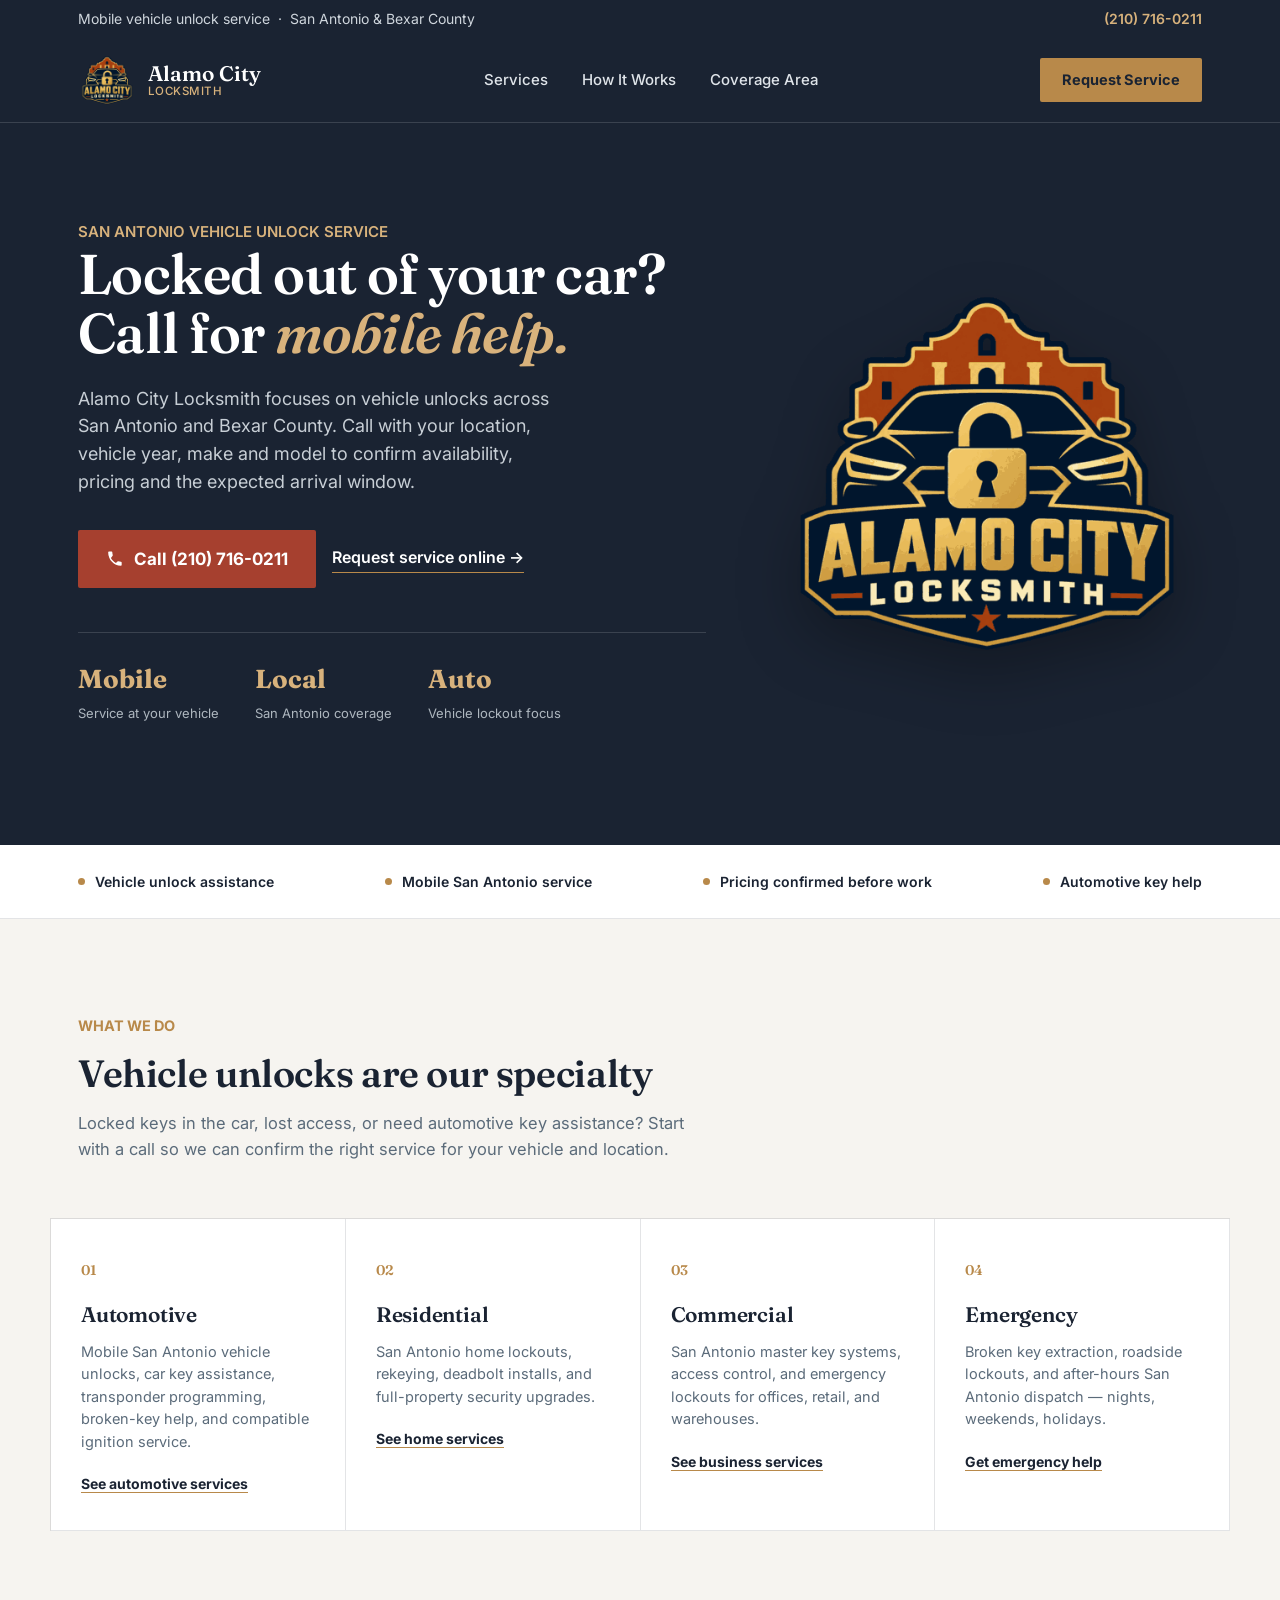
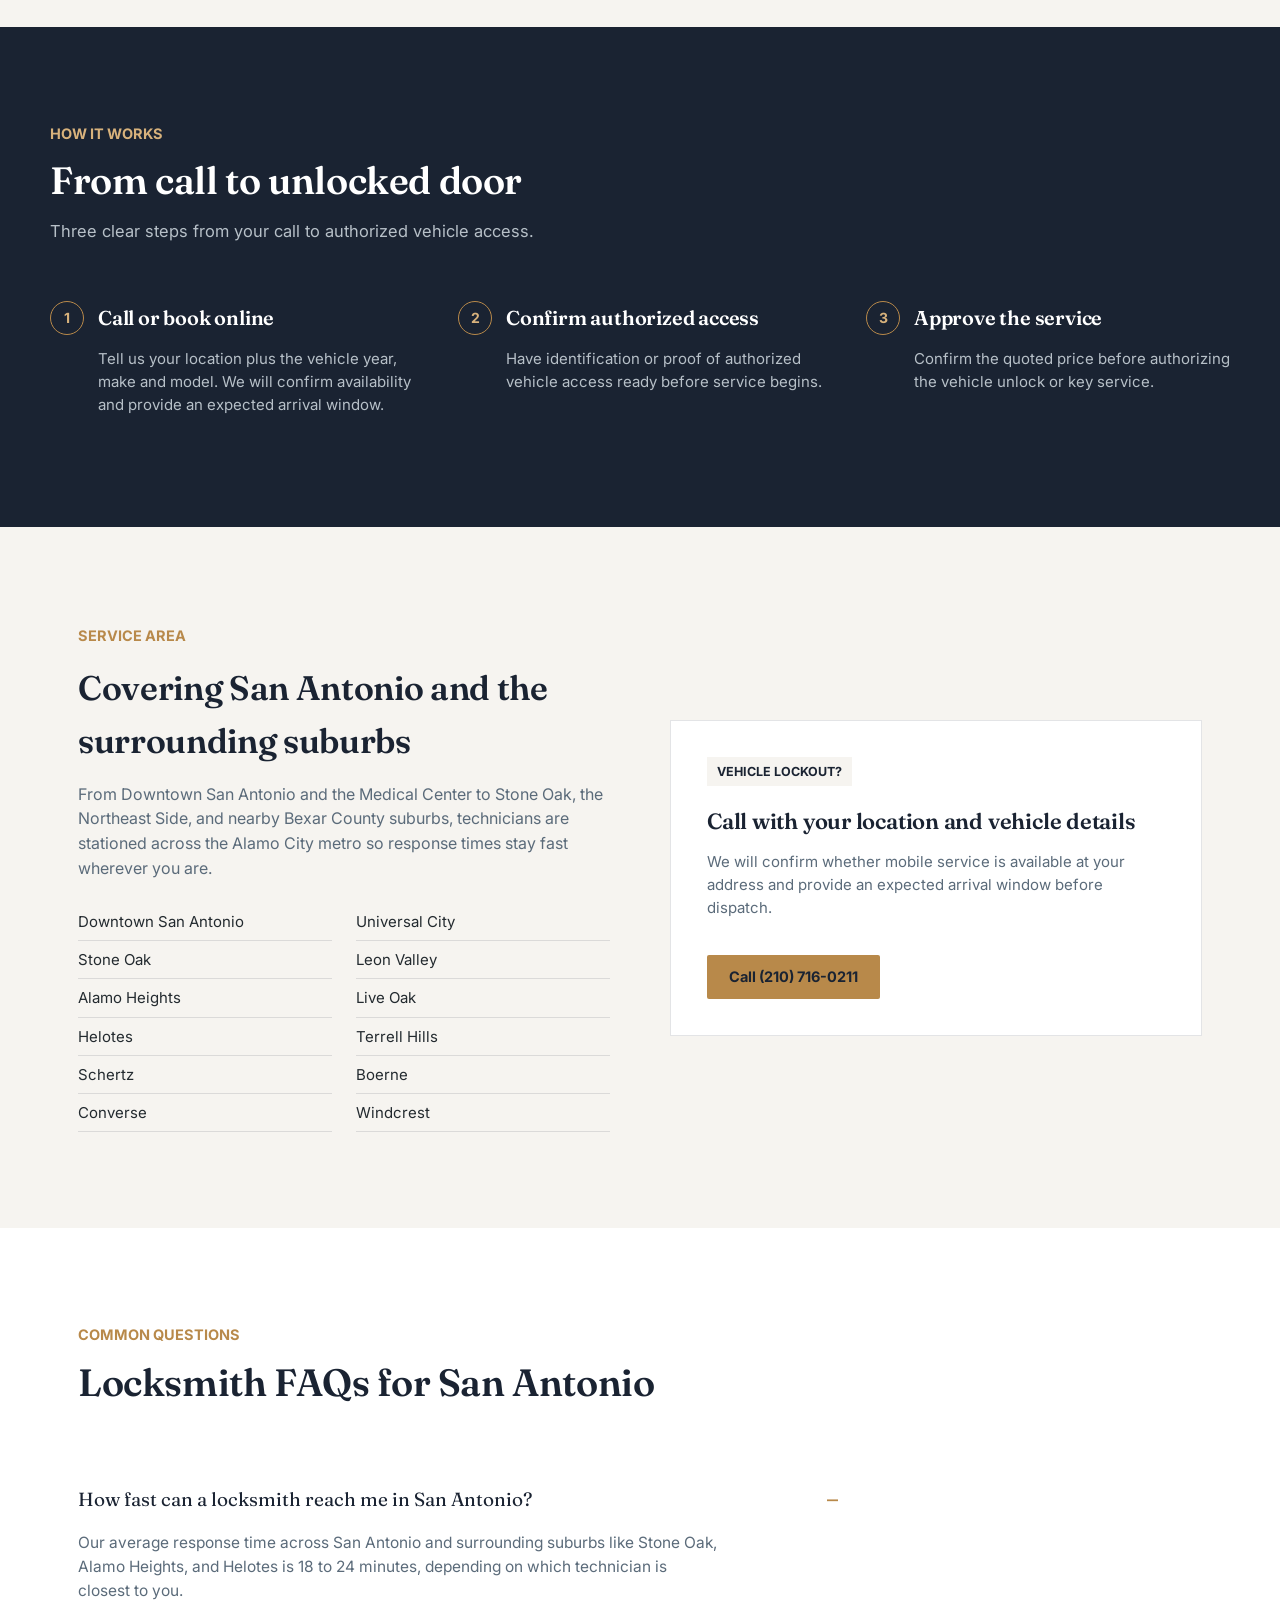
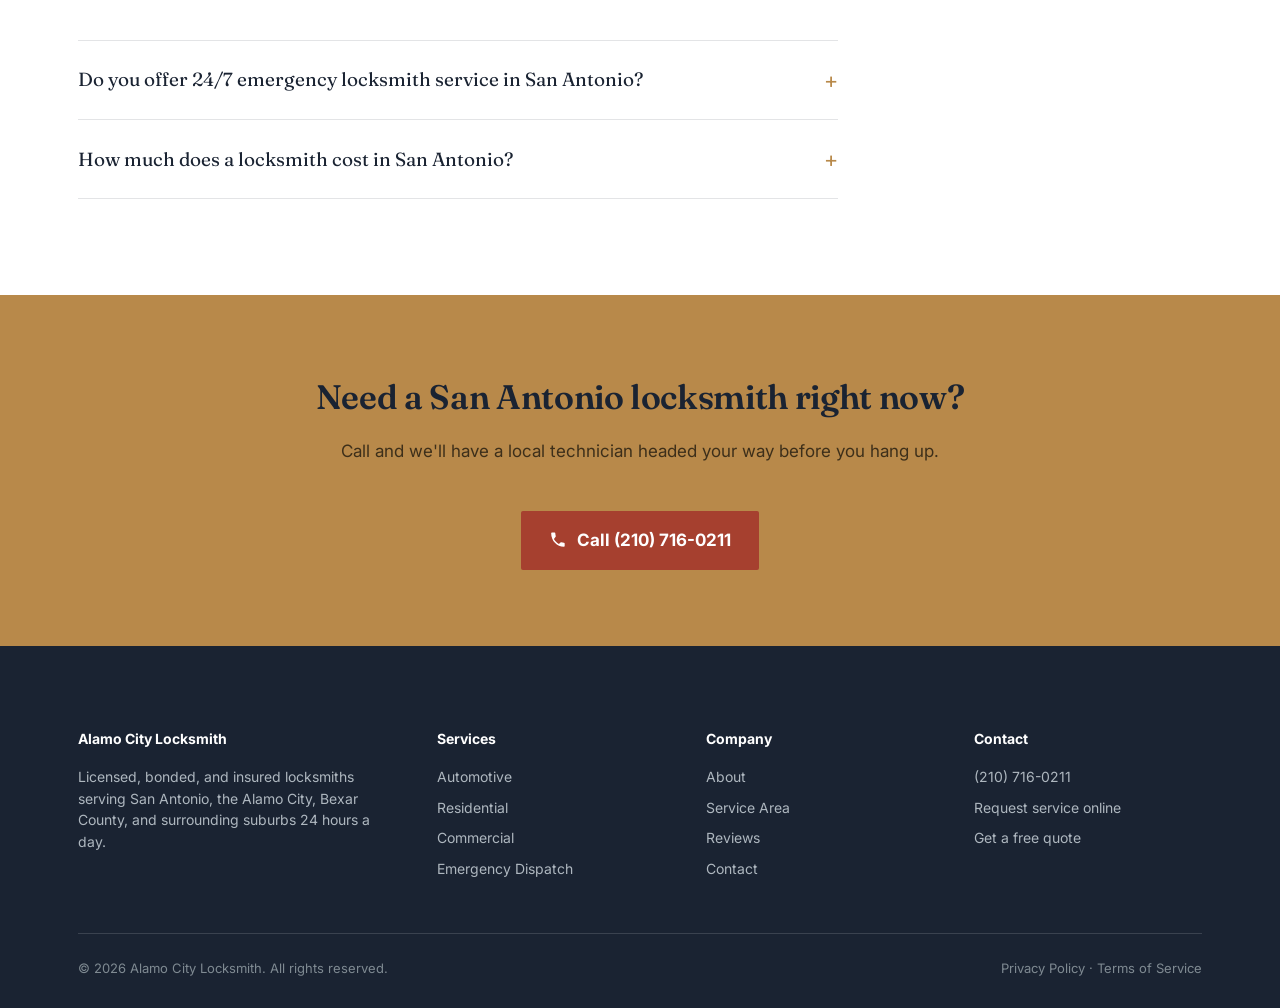
<file: index.html>
<!DOCTYPE html>
<html lang="en">
<head>
<!-- Google tag (gtag.js) -->
<script async src="https://www.googletagmanager.com/gtag/js?id=G-K3EJKPZCKG"></script>
<script>
  window.dataLayer = window.dataLayer || [];
  function gtag(){dataLayer.push(arguments);}
  gtag('js', new Date());
  gtag('config', 'G-K3EJKPZCKG');
  document.addEventListener('DOMContentLoaded', function () {
    document.querySelectorAll('a[href^="tel:"]').forEach(function (link) {
      link.addEventListener('click', function () {
        gtag('event', 'generate_lead', {
          method: 'phone_call',
          link_url: link.href
        });
      });
    });
  });
</script>

<meta charset="UTF-8">
<meta name="viewport" content="width=device-width, initial-scale=1.0">
<title>Car Unlock Service San Antonio, TX | Alamo City Locksmith</title>
<meta name="description" content="Locked out of your car in San Antonio? Call Alamo City Locksmith for mobile vehicle unlock service, car key help and automotive locksmith assistance across Bexar County.">
<link rel="canonical" href="https://alamocitylocksmith.com/">
<meta name="robots" content="index, follow">
<meta name="geo.region" content="US-TX">
<meta name="geo.placename" content="San Antonio">
<meta name="geo.position" content="29.4241;-98.4936">
<meta name="ICBM" content="29.4241, -98.4936">

<meta property="og:type" content="website">
<meta property="og:title" content="Car Unlock Service San Antonio | Alamo City Locksmith">
<meta property="og:description" content="Mobile car unlock and automotive locksmith service throughout San Antonio and Bexar County. Call (210) 716-0211.">
<meta property="og:url" content="https://alamocitylocksmith.com/">
<meta property="og:locale" content="en_US">
<meta property="og:site_name" content="Alamo City Locksmith">
<meta name="twitter:card" content="summary_large_image">
<meta property="og:image" content="https://alamocitylocksmith.com/alamo-city-locksmith-logo.png">
<meta property="og:image:alt" content="Alamo City Locksmith automotive lockout logo">
<meta name="twitter:image" content="https://alamocitylocksmith.com/alamo-city-locksmith-logo.png">
<link rel="icon" type="image/png" href="/alamo-city-locksmith-logo.png">
<meta name="twitter:title" content="Car Unlock Service San Antonio | Alamo City Locksmith">
<meta name="twitter:description" content="Mobile vehicle unlock and automotive locksmith help across San Antonio and Bexar County.">

<link rel="preconnect" href="https://fonts.googleapis.com">
<link href="https://fonts.googleapis.com/css2?family=Fraunces:opsz,wght@9..144,400;9..144,500;9..144,600;9..144,700&family=Inter:wght@400;500;600;700&display=swap" rel="stylesheet">

<script type="application/ld+json">
{
  "@context": "https://schema.org",
  "@type": "Locksmith",
  "name": "Alamo City Locksmith",
  "image": "https://alamocitylocksmith.com/alamo-city-locksmith-logo.png",
  "url": "https://alamocitylocksmith.com/",
  "telephone": "+1-210-716-0211",
  "priceRange": "$$",
  "address": {
    "@type": "PostalAddress",
    "addressLocality": "San Antonio",
    "addressRegion": "TX",
    "addressCountry": "US"
  },
  "geo": {
    "@type": "GeoCoordinates",
    "latitude": 29.4241,
    "longitude": -98.4936
  },
  "areaServed": [
    {"@type":"City","name":"San Antonio, Texas"}, {"@type":"City","name":"Stone Oak, San Antonio, Texas"},
    {"@type":"City","name":"Alamo Heights, Texas"}, {"@type":"City","name":"Helotes, Texas"},
    {"@type":"City","name":"Schertz, Texas"}, {"@type":"City","name":"Converse, Texas"},
    {"@type":"City","name":"Universal City, Texas"}, {"@type":"City","name":"Leon Valley, Texas"},
    {"@type":"City","name":"Live Oak, Texas"}, {"@type":"City","name":"Terrell Hills, Texas"},
    {"@type":"City","name":"Boerne, Texas"}, {"@type":"City","name":"Windcrest, Texas"},
    {"@type":"AdministrativeArea","name":"Bexar County, Texas"}
  ],
  "openingHoursSpecification": {
    "@type": "OpeningHoursSpecification",
    "dayOfWeek": ["Monday","Tuesday","Wednesday","Thursday","Friday","Saturday","Sunday"],
    "opens": "00:00",
    "closes": "23:59"
  },
  "sameAs": []
}
</script>
<script type="application/ld+json">
{
  "@context": "https://schema.org",
  "@type": "FAQPage",
  "mainEntity": [
    {
      "@type": "Question",
      "name": "How fast can a locksmith reach me in San Antonio?",
      "acceptedAnswer": {
        "@type": "Answer",
        "text": "Our average response time across San Antonio and surrounding suburbs like Stone Oak, Alamo Heights, and Helotes is 18 to 24 minutes, depending on which technician is closest to you."
      }
    },
    {
      "@type": "Question",
      "name": "Do you offer 24/7 emergency locksmith service in San Antonio?",
      "acceptedAnswer": {
        "@type": "Answer",
        "text": "Yes. Alamo City Locksmith dispatches technicians across the San Antonio metro 24 hours a day, including nights, weekends, and holidays."
      }
    },
    {
      "@type": "Question",
      "name": "How much does a locksmith cost in San Antonio?",
      "acceptedAnswer": {
        "@type": "Answer",
        "text": "We quote a flat, upfront rate before any work begins, so San Antonio customers know the price of a lockout, rekey, or lock installation before a technician arrives."
      }
    }
  ]
}
</script>
<style>
  :root{
    --ink:#1A2332;
    --ink-2:#232A2F;
    --brass:#B8894A;
    --brass-light:#D8B27C;
    --steel:#5B6B7A;
    --paper:#F6F4F0;
    --white:#FFFFFF;
    --rust:#A6402F;
    --line: rgba(255,255,255,0.14);
    --line-dark: rgba(26,35,50,0.12);
  }
  *{box-sizing:border-box;}
  html{scroll-behavior:smooth;}
  body{
    margin:0;
    font-family:'Inter', sans-serif;
    color:var(--ink-2);
    background:var(--paper);
    line-height:1.55;
  }
  h1,h2,h3,.display{
    font-family:'Fraunces', serif;
    font-weight:600;
    color:var(--ink);
    margin:0;
    letter-spacing:-0.01em;
  }
  a{color:inherit;text-decoration:none;}
  img{max-width:100%;display:block;}
  .wrap{max-width:1180px;margin:0 auto;padding:0 28px;}
  @media (prefers-reduced-motion: reduce){
    *{animation:none !important; transition:none !important;}
  }

  /* ---- Top emergency bar ---- */
  .topbar{
    background:var(--ink);
    color:#cfd6dd;
    font-size:14px;
  }
  .topbar .wrap{
    display:flex; justify-content:space-between; align-items:center;
    height:38px;
  }
  .topbar a.phone{color:var(--brass-light); font-weight:600;}

  /* ---- Header / nav ---- */
  header.site{
    background:var(--ink);
    border-bottom:1px solid var(--line);
  }
  nav.wrap{
    display:flex; align-items:center; justify-content:space-between;
    height:84px;
  }
  .brand{
    display:flex; align-items:center; gap:12px;
    color:var(--white);
  }
  .brand .brand-logo{
    width:58px;height:58px;object-fit:contain;flex:none;
  }
  .brand .name{
    font-family:'Fraunces', serif;
    font-size:21px;
    font-weight:600;
    color:var(--white);
    line-height:1.1;
  }
  .brand .name small{
    display:block;
    font-family:'Inter', sans-serif;
    font-size:11.5px;
    font-weight:500;
    color:var(--brass-light);
    letter-spacing:0.04em;
  }
  .navlinks{
    display:flex; gap:34px; align-items:center;
  }
  .navlinks a{
    color:#dfe4e9; font-size:15px; font-weight:500;
  }
  .navlinks a:hover{color:var(--brass-light);}
  .cta-btn{
    background:var(--brass);
    color:var(--ink);
    padding:11px 22px;
    border-radius:2px;
    font-weight:700;
    font-size:14.5px;
    border:none;
    cursor:pointer;
    display:inline-block;
  }
  .cta-btn:hover{background:var(--brass-light);}
  .navcta{display:flex;align-items:center;gap:18px;}
  .nav-toggle{display:none;}

  /* ---- Hero ---- */
  .hero{
    position:relative;
    background:var(--ink);
    color:var(--white);
    overflow:hidden;
    padding:96px 0 120px;
  }
  .hero .wrap{
    position:relative;
    z-index:2;
    display:grid;
    grid-template-columns: 1.1fr 0.8fr;
    gap:40px;
    align-items:center;
  }
  .hero .eyebrow{
    color:var(--brass-light);
    font-size:15px;
    font-weight:600;
    margin-bottom:18px;
  }
  .hero h1{
    font-size:56px;
    line-height:1.06;
    color:var(--white);
  }
  .hero h1 em{
    font-style:italic;
    color:var(--brass-light);
  }
  .hero p.lede{
    margin-top:22px;
    font-size:18px;
    color:#c7ced5;
    max-width:480px;
  }
  .hero-actions{
    margin-top:34px;
    display:flex; gap:16px; flex-wrap:wrap; align-items:center;
  }
  .call-btn{
    background:var(--rust);
    color:var(--white);
    padding:16px 28px;
    font-weight:700;
    font-size:17px;
    border-radius:2px;
    display:inline-flex;
    align-items:center;
    gap:10px;
  }
  .call-btn:hover{background:#8f3527;}
  .secondary-link{
    color:var(--white);
    font-weight:600;
    border-bottom:1px solid var(--brass);
    padding-bottom:2px;
  }
  .hero-stats{
    margin-top:44px;
    display:flex; gap:36px;
    border-top:1px solid var(--line);
    padding-top:26px;
  }
  .hero-stats div strong{
    display:block;
    font-family:'Fraunces', serif;
    font-size:26px;
    color:var(--brass-light);
  }
  .hero-stats div span{
    font-size:13px;
    color:#aeb7bf;
  }
  .hero-visual{
    position:relative;
    height:420px;
  }
  .hero-logo{
    position:absolute;
    right:0;
    top:50%;
    transform:translateY(-50%);
    width:min(100%,430px);
    height:auto;
    filter:drop-shadow(0 24px 30px rgba(0,0,0,.28));
  }

  /* ---- Trust strip ---- */
  .trust-strip{
    background:var(--white);
    border-bottom:1px solid var(--line-dark);
  }
  .trust-strip .wrap{
    display:flex;
    justify-content:space-between;
    flex-wrap:wrap;
    gap:22px;
    padding:26px 28px;
  }
  .trust-item{
    display:flex; align-items:center; gap:10px;
    font-size:14px;
    font-weight:600;
    color:var(--ink);
  }
  .trust-item .dot{
    width:7px;height:7px;background:var(--brass);border-radius:50%;flex:none;
  }

  /* ---- Section heading pattern ---- */
  .section{padding:96px 0;}
  .section-head{
    max-width:640px;
    margin-bottom:56px;
  }
  .section-head .kicker{
    color:var(--brass);
    font-weight:700;
    font-size:14.5px;
    margin-bottom:14px;
    display:block;
  }
  .section-head h2{
    font-size:38px;
    line-height:1.15;
  }
  .section-head p{
    margin-top:16px;
    color:var(--steel);
    font-size:16.5px;
  }

  /* ---- Service tags (key-fob style, not identical rounded cards) ---- */
  .service-grid{
    display:grid;
    grid-template-columns:repeat(4,1fr);
    gap:0;
    border-top:1px solid var(--line-dark);
    border-left:1px solid var(--line-dark);
  }
  .service-tag{
    background:var(--white);
    border-right:1px solid var(--line-dark);
    border-bottom:1px solid var(--line-dark);
    padding:38px 30px 34px;
    position:relative;
  }
  .service-tag .num{
    font-family:'Fraunces', serif;
    font-size:14px;
    color:var(--brass);
    font-weight:600;
  }
  .service-tag h3{
    font-size:21px;
    margin-top:16px;
    margin-bottom:10px;
  }
  .service-tag p{
    font-size:14.5px;
    color:var(--steel);
    margin:0 0 18px;
  }
  .service-tag a{
    font-size:14px;
    font-weight:700;
    color:var(--ink);
    border-bottom:1px solid var(--brass);
  }

  /* ---- Response process ---- */
  .process{
    background:var(--ink);
    color:var(--white);
  }
  .process .section-head h2, .process .section-head p{color:var(--white);}
  .process .section-head p{color:#b7c0c8;}
  .steps{
    display:grid;
    grid-template-columns:repeat(3,1fr);
    gap:44px;
  }
  .step h3{
    color:var(--white);
    font-size:20px;
    display:flex; align-items:center; gap:14px;
  }
  .step h3 .step-mark{
    width:34px;height:34px;
    border:1px solid var(--brass);
    color:var(--brass-light);
    border-radius:50%;
    display:flex;align-items:center;justify-content:center;
    font-family:'Inter';font-size:14px;font-weight:700;
    flex:none;
  }
  .step p{
    margin-top:12px;
    color:#b7c0c8;
    font-size:15px;
    padding-left:48px;
  }

  /* ---- Coverage / areas ---- */
  .coverage{
    display:grid;
    grid-template-columns:1fr 1fr;
    gap:60px;
    align-items:center;
  }
  .coverage-list{
    columns:2;
    gap:24px;
    margin-top:22px;
  }
  .coverage-list a{
    display:block;
    padding:7px 0;
    font-size:15px;
    color:var(--ink-2);
    border-bottom:1px solid var(--line-dark);
    break-inside:avoid;
  }
  .coverage-panel{
    background:var(--white);
    border:1px solid var(--line-dark);
    padding:36px;
  }
  .coverage-panel .badge{
    display:inline-block;
    background:var(--paper);
    color:var(--ink);
    font-size:12.5px;
    font-weight:700;
    padding:5px 10px;
    margin-bottom:18px;
  }

  /* ---- Reviews ---- */
  .reviews-row{
    display:grid;
    grid-template-columns:repeat(3,1fr);
    gap:32px;
  }
  .review{
    background:var(--white);
    border:1px solid var(--line-dark);
    border-top:3px solid var(--brass);
    padding:30px;
  }
  .review .stars{color:var(--brass);font-size:15px;letter-spacing:2px;margin-bottom:14px;}
  .review p{font-size:15px;color:var(--ink-2);}
  .review .who{
    margin-top:18px;
    font-size:13.5px;
    font-weight:700;
    color:var(--steel);
  }

  /* ---- FAQ ---- */
  .faq-list{max-width:760px;}
  .faq-item{
    border-bottom:1px solid var(--line-dark);
    padding:22px 0;
  }
  .faq-item summary{
    font-family:'Fraunces', serif;
    font-size:19px;
    color:var(--ink);
    cursor:pointer;
    list-style:none;
    display:flex;
    justify-content:space-between;
    align-items:center;
    gap:16px;
  }
  .faq-item summary::-webkit-details-marker{display:none;}
  .faq-item summary::after{
    content:'+';
    font-family:'Inter';
    font-size:22px;
    color:var(--brass);
    flex:none;
  }
  .faq-item[open] summary::after{content:'–';}
  .faq-item p{
    margin-top:14px;
    color:var(--steel);
    font-size:15.5px;
    max-width:640px;
  }

  /* ---- Final CTA ---- */
  .final-cta{
    background:var(--brass);
    color:var(--ink);
    text-align:center;
    padding:76px 0;
  }
  .final-cta h2{font-size:34px;color:var(--ink);}
  .final-cta p{margin-top:14px;font-size:17px;color:#3d2f1a;}
  .final-cta .call-btn{margin-top:30px;display:inline-flex;}

  /* ---- Footer ---- */
  footer.site{
    background:var(--ink);
    color:#aeb7bf;
    padding:64px 0 30px;
  }
  .foot-grid{
    display:grid;
    grid-template-columns:1.4fr 1fr 1fr 1fr;
    gap:40px;
    padding-bottom:44px;
    border-bottom:1px solid var(--line);
  }
  .foot-grid h4{
    color:var(--white);
    font-family:'Inter';
    font-size:14px;
    margin-bottom:16px;
  }
  .foot-grid a, .foot-grid p{
    display:block;
    font-size:14px;
    color:#aeb7bf;
    margin-bottom:9px;
  }
  .foot-bottom{
    padding-top:24px;
    display:flex;
    justify-content:space-between;
    font-size:13px;
    color:#7f8a92;
    flex-wrap:wrap;
    gap:10px;
  }

  @media (max-width: 900px){
    .hero .wrap{grid-template-columns:1fr;}
    .hero-visual{display:none;}
    .navlinks{display:none;}
    .service-grid{grid-template-columns:repeat(2,1fr);}
    .steps{grid-template-columns:1fr;}
    .coverage{grid-template-columns:1fr;}
    .reviews-row{grid-template-columns:1fr;}
    .foot-grid{grid-template-columns:1fr 1fr;}
    .hero h1{font-size:38px;}
  }
</style>
</head>
<body>

<div class="topbar">
  <div class="wrap">
    <span>Mobile vehicle unlock service &nbsp;·&nbsp; San Antonio &amp; Bexar County</span>
    <a class="phone" href="tel:12107160211">(210) 716-0211</a>
  </div>
</div>

<header class="site">
  <nav class="wrap">
    <a class="brand" href="/">
      <img class="brand-logo" src="/alamo-city-locksmith-logo.png" alt="" width="58" height="58">
      <span class="name">Alamo City<small>LOCKSMITH</small></span>
    </a>
    <div class="navlinks">
      <a href="#services">Services</a>
      <a href="#process">How It Works</a>
      <a href="#coverage">Coverage Area</a>
    </div>
    <div class="navcta">
      <a class="cta-btn" href="#book">Request Service</a>
    </div>
  </nav>
</header>

<section class="hero" id="top">
  <div class="wrap">
    <div>
      <span class="eyebrow">SAN ANTONIO VEHICLE UNLOCK SERVICE</span>
      <h1>Locked out of your car?<br>Call for <em>mobile help.</em></h1>
      <p class="lede">Alamo City Locksmith focuses on vehicle unlocks across San Antonio and Bexar County. Call with your location, vehicle year, make and model to confirm availability, pricing and the expected arrival window.</p>
      <div class="hero-actions">
        <a class="call-btn" href="tel:12107160211">
          <svg width="18" height="18" viewBox="0 0 24 24" fill="none"><path d="M6.6 10.8c1.4 2.8 3.8 5.2 6.6 6.6l2.2-2.2c.3-.3.7-.4 1-.2 1.1.4 2.3.6 3.5.6.6 0 1 .5 1 1v3.5c0 .6-.4 1-1 1C10.7 21.1 2.9 13.3 2.9 3.1c0-.6.5-1 1-1H7.4c.6 0 1 .4 1 1 0 1.2.2 2.4.6 3.5.1.4 0 .8-.2 1L6.6 10.8z" fill="white"/></svg>
          Call (210) 716-0211
        </a>
        <a class="secondary-link" href="#book">Request service online →</a>
      </div>
      <div class="hero-stats">
        <div><strong>Mobile</strong><span>Service at your vehicle</span></div>
        <div><strong>Local</strong><span>San Antonio coverage</span></div>
        <div><strong>Auto</strong><span>Vehicle lockout focus</span></div>
      </div>
    </div>
    <div class="hero-visual">
      <img class="hero-logo" src="/alamo-city-locksmith-logo.png" alt="Alamo City Locksmith vehicle unlock service logo" width="512" height="512">
    </div>
  </div>
</section>

<div class="trust-strip">
  <div class="wrap">
    <div class="trust-item"><span class="dot"></span>Vehicle unlock assistance</div>
    <div class="trust-item"><span class="dot"></span>Mobile San Antonio service</div>
    <div class="trust-item"><span class="dot"></span>Pricing confirmed before work</div>
    <div class="trust-item"><span class="dot"></span>Automotive key help</div>
  </div>
</div>

<section class="section" id="services">
  <div class="wrap">
    <div class="section-head">
      <span class="kicker">WHAT WE DO</span>
      <h2>Vehicle unlocks are our specialty</h2>
      <p>Locked keys in the car, lost access, or need automotive key assistance? Start with a call so we can confirm the right service for your vehicle and location.</p>
    </div>
  </div>
  <div class="wrap" style="padding:0;">
    <div class="service-grid">
      <div class="service-tag">
        <span class="num">01</span>
        <h3>Automotive</h3>
        <p>Mobile San Antonio vehicle unlocks, car key assistance, transponder programming, broken-key help, and compatible ignition service.</p>
        <a href="automotive-locksmith-san-antonio">See automotive services</a>
      </div>
      <div class="service-tag">
        <span class="num">02</span>
        <h3>Residential</h3>
        <p>San Antonio home lockouts, rekeying, deadbolt installs, and full-property security upgrades.</p>
        <a href="residential-locksmith-san-antonio">See home services</a>
      </div>
      <div class="service-tag">
        <span class="num">03</span>
        <h3>Commercial</h3>
        <p>San Antonio master key systems, access control, and emergency lockouts for offices, retail, and warehouses.</p>
        <a href="commercial-locksmith-san-antonio">See business services</a>
      </div>
      <div class="service-tag">
        <span class="num">04</span>
        <h3>Emergency</h3>
        <p>Broken key extraction, roadside lockouts, and after-hours San Antonio dispatch — nights, weekends, holidays.</p>
        <a href="emergency-locksmith-san-antonio">Get emergency help</a>
      </div>
    </div>
  </div>
</section>

<section class="process" id="process">
  <div class="wrap section">
    <div class="section-head">
      <span class="kicker" style="color:#D8B27C;">HOW IT WORKS</span>
      <h2>From call to unlocked door</h2>
      <p>Three clear steps from your call to authorized vehicle access.</p>
    </div>
    <div class="steps">
      <div class="step">
        <h3><span class="step-mark">1</span>Call or book online</h3>
        <p>Tell us your location plus the vehicle year, make and model. We will confirm availability and provide an expected arrival window.</p>
      </div>
      <div class="step">
        <h3><span class="step-mark">2</span>Confirm authorized access</h3>
        <p>Have identification or proof of authorized vehicle access ready before service begins.</p>
      </div>
      <div class="step">
        <h3><span class="step-mark">3</span>Approve the service</h3>
        <p>Confirm the quoted price before authorizing the vehicle unlock or key service.</p>
      </div>
    </div>
  </div>
</section>

<section class="section" id="coverage">
  <div class="wrap coverage">
    <div>
      <span class="kicker" style="color:var(--brass);font-weight:700;font-size:14.5px;">SERVICE AREA</span>
      <h2 style="font-size:34px;margin-top:14px;">Covering San Antonio and the surrounding suburbs</h2>
      <p style="color:var(--steel);margin-top:14px;">From Downtown San Antonio and the Medical Center to Stone Oak, the Northeast Side, and nearby Bexar County suburbs, technicians are stationed across the Alamo City metro so response times stay fast wherever you are.</p>
      <div class="coverage-list">
        <a href="#">Downtown San Antonio</a>
        <a href="#">Stone Oak</a>
        <a href="#">Alamo Heights</a>
        <a href="#">Helotes</a>
        <a href="#">Schertz</a>
        <a href="#">Converse</a>
        <a href="#">Universal City</a>
        <a href="#">Leon Valley</a>
        <a href="#">Live Oak</a>
        <a href="#">Terrell Hills</a>
        <a href="#">Boerne</a>
        <a href="#">Windcrest</a>
      </div>
    </div>
    <div class="coverage-panel">
      <span class="badge">VEHICLE LOCKOUT?</span>
      <h3 style="font-size:22px;">Call with your location and vehicle details</h3>
      <p style="color:var(--steel);margin-top:12px;font-size:15px;">We will confirm whether mobile service is available at your address and provide an expected arrival window before dispatch.</p>
      <a class="cta-btn" style="margin-top:20px;display:inline-block;" href="tel:12107160211">Call (210) 716-0211</a>
    </div>
  </div>
</section>

<section class="section" style="background:var(--white);" id="faq">
  <div class="wrap">
    <div class="section-head">
      <span class="kicker">COMMON QUESTIONS</span>
      <h2>Locksmith FAQs for San Antonio</h2>
    </div>
    <div class="faq-list">
      <details class="faq-item" open>
        <summary>How fast can a locksmith reach me in San Antonio?</summary>
        <p>Our average response time across San Antonio and surrounding suburbs like Stone Oak, Alamo Heights, and Helotes is 18 to 24 minutes, depending on which technician is closest to you.</p>
      </details>
      <details class="faq-item">
        <summary>Do you offer 24/7 emergency locksmith service in San Antonio?</summary>
        <p>Yes. Alamo City Locksmith dispatches technicians across the San Antonio metro 24 hours a day, including nights, weekends, and holidays.</p>
      </details>
      <details class="faq-item">
        <summary>How much does a locksmith cost in San Antonio?</summary>
        <p>We quote a flat, upfront rate before any work begins, so San Antonio customers know the price of a lockout, rekey, or lock installation before a technician arrives.</p>
      </details>
    </div>
  </div>
</section>

<section class="final-cta" id="book">
  <div class="wrap">
    <h2>Need a San Antonio locksmith right now?</h2>
    <p>Call and we'll have a local technician headed your way before you hang up.</p>
    <a class="call-btn" href="tel:12107160211">
      <svg width="18" height="18" viewBox="0 0 24 24" fill="none"><path d="M6.6 10.8c1.4 2.8 3.8 5.2 6.6 6.6l2.2-2.2c.3-.3.7-.4 1-.2 1.1.4 2.3.6 3.5.6.6 0 1 .5 1 1v3.5c0 .6-.4 1-1 1C10.7 21.1 2.9 13.3 2.9 3.1c0-.6.5-1 1-1H7.4c.6 0 1 .4 1 1 0 1.2.2 2.4.6 3.5.1.4 0 .8-.2 1L6.6 10.8z" fill="white"/></svg>
      Call (210) 716-0211
    </a>
  </div>
</section>

<footer class="site">
  <div class="wrap">
    <div class="foot-grid">
      <div>
        <h4>Alamo City Locksmith</h4>
        <p>Licensed, bonded, and insured locksmiths serving San Antonio, the Alamo City, Bexar County, and surrounding suburbs 24 hours a day.</p>
      </div>
      <div>
        <h4>Services</h4>
        <a href="automotive-locksmith-san-antonio">Automotive</a>
        <a href="residential-locksmith-san-antonio">Residential</a>
        <a href="commercial-locksmith-san-antonio">Commercial</a>
        <a href="emergency-locksmith-san-antonio">Emergency Dispatch</a>
      </div>
      <div>
        <h4>Company</h4>
        <a href="#">About</a>
        <a href="locksmith-bexar-county">Service Area</a>
        <a href="#">Reviews</a>
        <a href="#">Contact</a>
      </div>
      <div>
        <h4>Contact</h4>
        <a href="tel:12107160211">(210) 716-0211</a>
        <a href="#">Request service online</a>
        <a href="#">Get a free quote</a>
      </div>
    </div>
    <div class="foot-bottom">
      <span>© 2026 Alamo City Locksmith. All rights reserved.</span>
      <span>Privacy Policy · Terms of Service</span>
    </div>
  </div>
</footer>

</body>
</html>
</file>
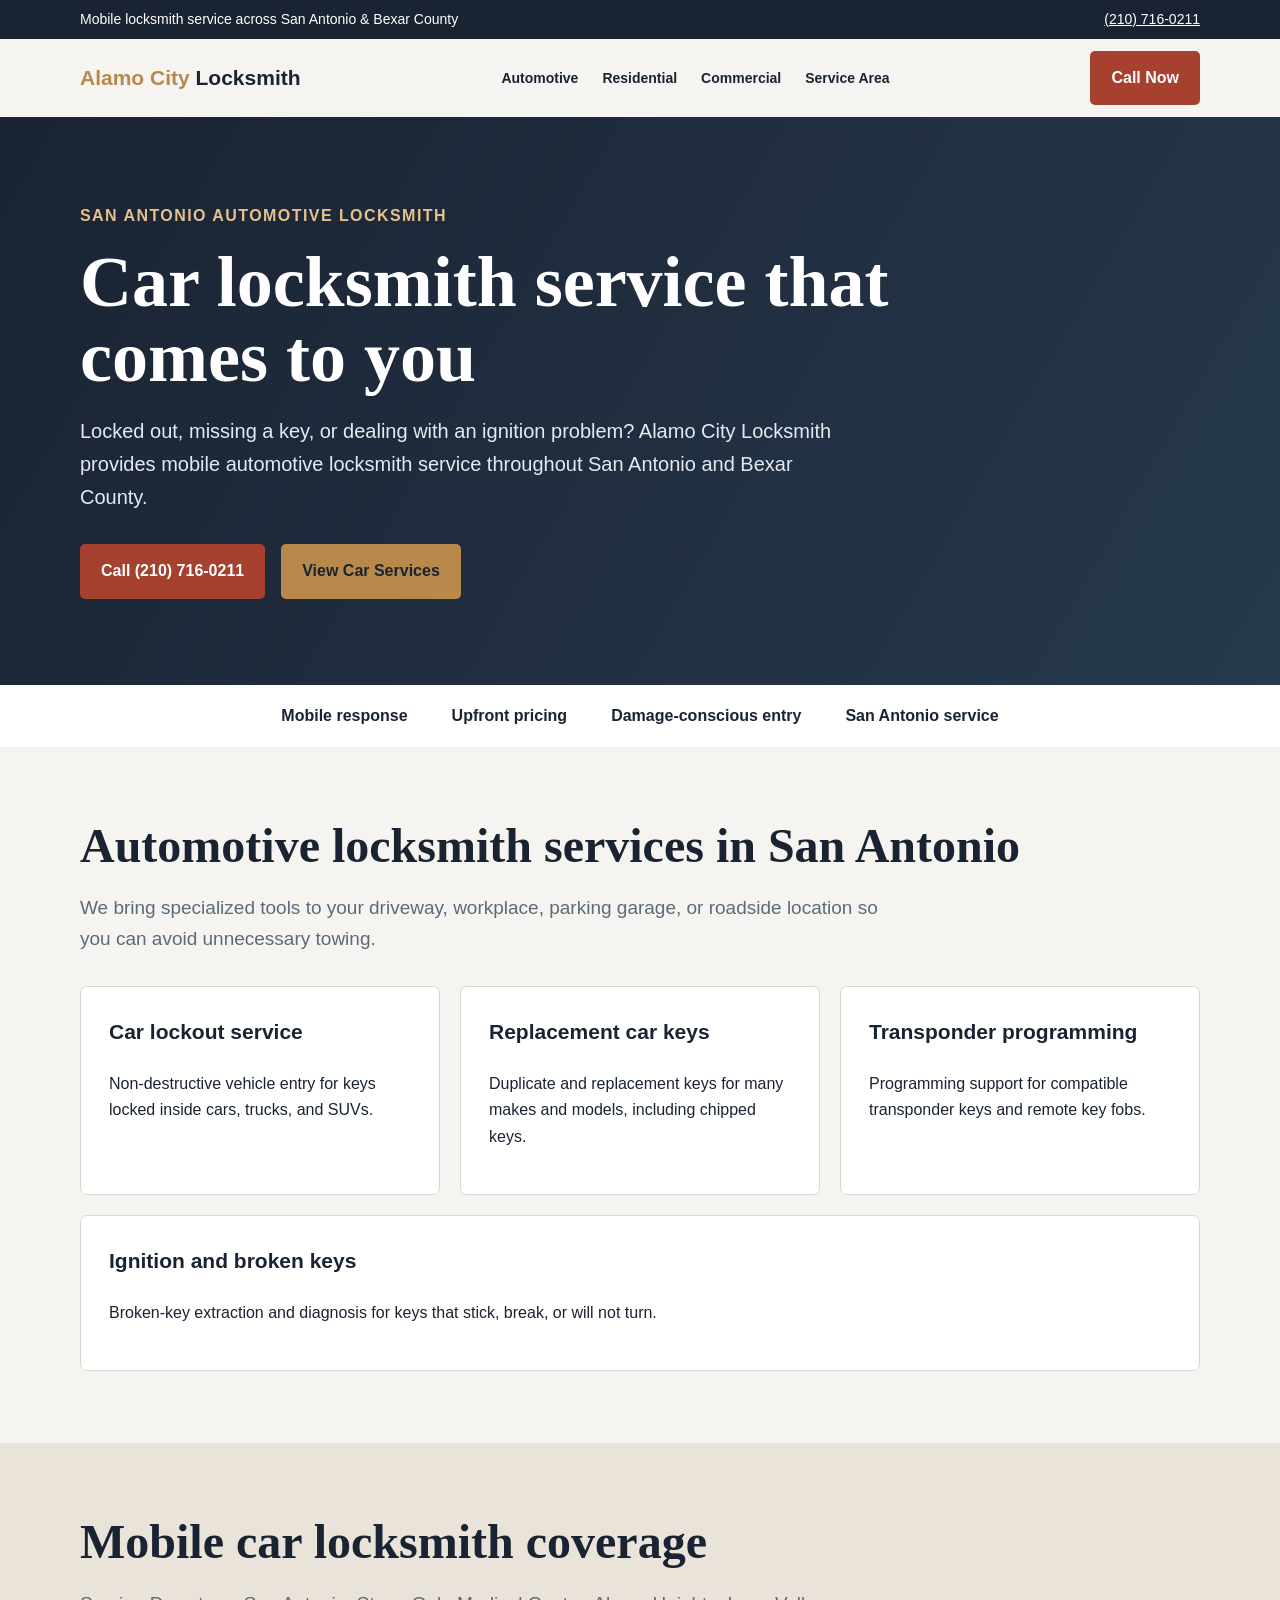
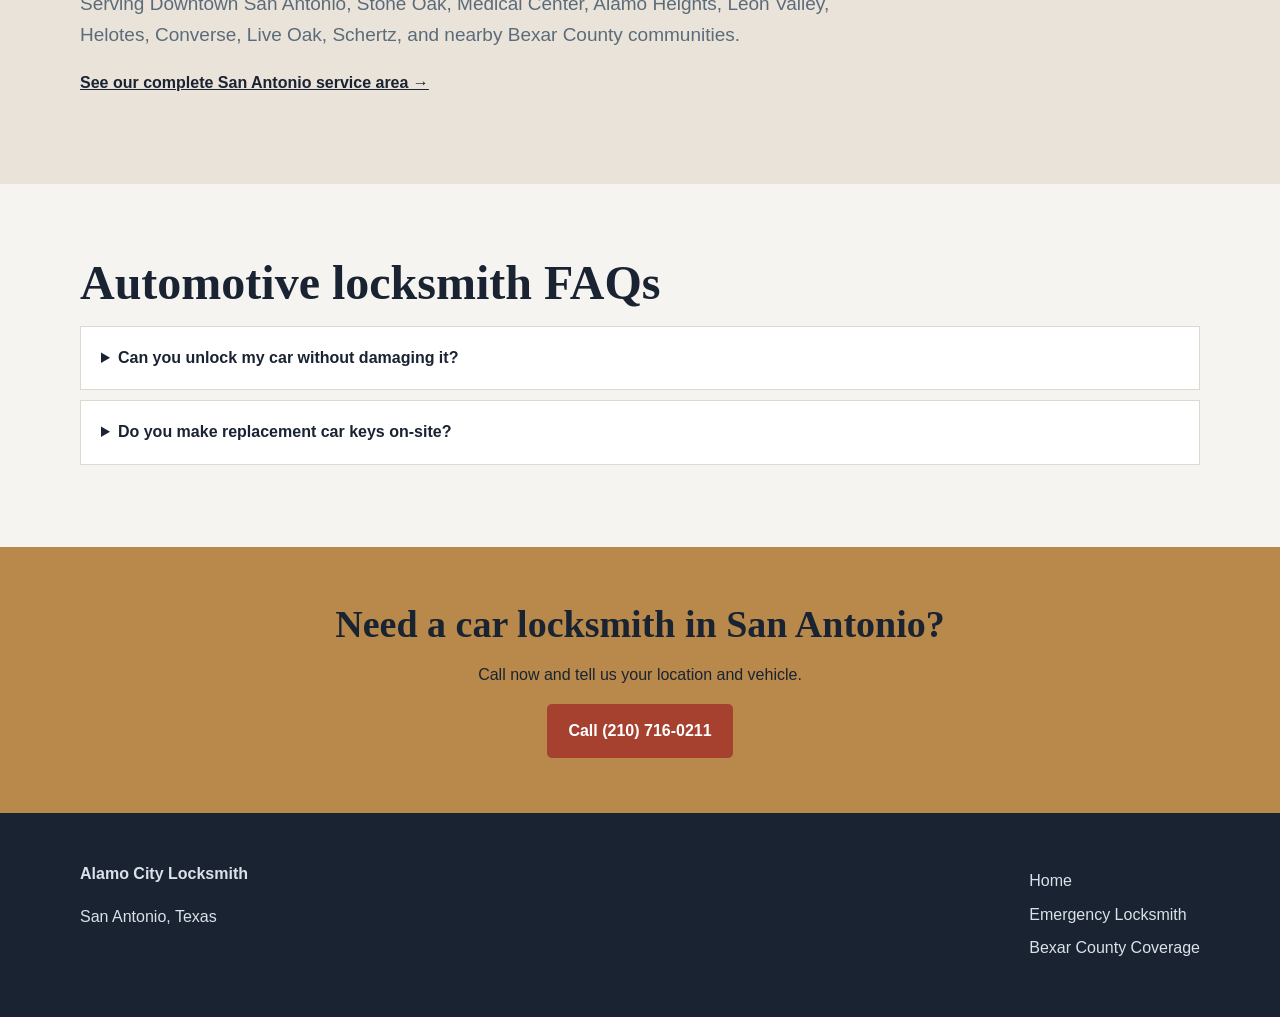
<file: automotive-locksmith-san-antonio.html>
<!doctype html><html lang="en"><head>
<!-- Google tag (gtag.js) -->
<script async src="https://www.googletagmanager.com/gtag/js?id=G-K3EJKPZCKG"></script>
<script>
  window.dataLayer = window.dataLayer || [];
  function gtag(){dataLayer.push(arguments);}
  gtag('js', new Date());
  gtag('config', 'G-K3EJKPZCKG');
  document.addEventListener('DOMContentLoaded', function () {
    document.querySelectorAll('a[href^="tel:"]').forEach(function (link) {
      link.addEventListener('click', function () {
        gtag('event', 'generate_lead', {
          method: 'phone_call',
          link_url: link.href
        });
      });
    });
  });
</script>
<meta charset="utf-8"><meta name="viewport" content="width=device-width,initial-scale=1"><title>Automotive Locksmith San Antonio, TX | Alamo City Locksmith</title><meta name="description" content="San Antonio automotive locksmith for car lockouts, replacement keys, transponder programming and ignition problems across Bexar County. Call Alamo City Locksmith."><link rel="canonical" href="https://alamocitylocksmith.com/automotive-locksmith-san-antonio"><link rel="stylesheet" href="seo-pages.css">
<meta name="robots" content="index, follow, max-image-preview:large">
<meta name="theme-color" content="#1A2332">
<meta property="og:type" content="website">
<meta property="og:site_name" content="Alamo City Locksmith">
<meta property="og:locale" content="en_US">
<meta property="og:title" content="Automotive Locksmith San Antonio, TX | Car Lockout &amp; Keys">
<meta property="og:description" content="Automotive locksmith in San Antonio for car lockouts, replacement keys, key programming and broken-key help across Bexar County.">
<meta property="og:url" content="https://alamocitylocksmith.com/automotive-locksmith-san-antonio">
<meta name="twitter:card" content="summary">
<meta name="twitter:title" content="Automotive Locksmith San Antonio, TX | Car Lockout &amp; Keys">
<meta name="twitter:description" content="Automotive locksmith in San Antonio for car lockouts, replacement keys, key programming and broken-key help across Bexar County.">
<script type="application/ld+json">
{
  "@context": "https://schema.org",
  "@type": "Service",
  "name": "Automotive locksmith service",
  "serviceType": "Automotive locksmith service",
  "url": "https://alamocitylocksmith.com/automotive-locksmith-san-antonio",
  "provider": {
    "@type": "Locksmith",
    "name": "Alamo City Locksmith",
    "url": "https://alamocitylocksmith.com/",
    "telephone": "+1-210-716-0211"
  },
  "areaServed": [
    {
      "@type": "City",
      "name": "San Antonio, Texas"
    },
    {
      "@type": "AdministrativeArea",
      "name": "Bexar County, Texas"
    }
  ]
}
</script></head><body>
<div class="top"><div class="wrap"><span>Mobile locksmith service across San Antonio &amp; Bexar County</span><a href="tel:12107160211">(210) 716-0211</a></div></div><nav class="nav wrap"><a class="brand" href="/"><span>Alamo City</span> Locksmith</a><div class="navlinks"><a href="automotive-locksmith-san-antonio">Automotive</a><a href="residential-locksmith-san-antonio">Residential</a><a href="commercial-locksmith-san-antonio">Commercial</a><a href="locksmith-bexar-county">Service Area</a></div><a class="button" href="tel:12107160211">Call Now</a></nav>
<main><section class="hero"><div class="wrap"><span class="eyebrow">SAN ANTONIO AUTOMOTIVE LOCKSMITH</span><h1>Car locksmith service that comes to you</h1><p>Locked out, missing a key, or dealing with an ignition problem? Alamo City Locksmith provides mobile automotive locksmith service throughout San Antonio and Bexar County.</p><div class="hero-actions"><a class="button" href="tel:12107160211">Call (210) 716-0211</a><a class="button alt" href="#services">View Car Services</a></div></div></section><div class="trust"><span>Mobile response</span><span>Upfront pricing</span><span>Damage-conscious entry</span><span>San Antonio service</span></div>
<section class="section" id="services"><div class="wrap"><h2>Automotive locksmith services in San Antonio</h2><p class="intro">We bring specialized tools to your driveway, workplace, parking garage, or roadside location so you can avoid unnecessary towing.</p><div class="grid"><article class="card"><h3>Car lockout service</h3><p>Non-destructive vehicle entry for keys locked inside cars, trucks, and SUVs.</p></article><article class="card"><h3>Replacement car keys</h3><p>Duplicate and replacement keys for many makes and models, including chipped keys.</p></article><article class="card"><h3>Transponder programming</h3><p>Programming support for compatible transponder keys and remote key fobs.</p></article><article class="card"><h3>Ignition and broken keys</h3><p>Broken-key extraction and diagnosis for keys that stick, break, or will not turn.</p></article></div></div></section>
<section class="section local"><div class="wrap"><h2>Mobile car locksmith coverage</h2><p class="intro">Serving Downtown San Antonio, Stone Oak, Medical Center, Alamo Heights, Leon Valley, Helotes, Converse, Live Oak, Schertz, and nearby Bexar County communities.</p><p><a href="locksmith-bexar-county"><strong>See our complete San Antonio service area →</strong></a></p></div></section>
<section class="section faq"><div class="wrap"><h2>Automotive locksmith FAQs</h2><details><summary>Can you unlock my car without damaging it?</summary><p>Our technicians use vehicle-appropriate entry methods designed to avoid unnecessary damage whenever the vehicle and lock condition allow.</p></details><details><summary>Do you make replacement car keys on-site?</summary><p>Many common vehicle keys can be cut or programmed at your location. Call with the year, make, model, and key type so availability can be confirmed.</p></details></div></section></main>
<section class="cta"><div class="wrap"><h2>Need a car locksmith in San Antonio?</h2><p>Call now and tell us your location and vehicle.</p><a class="button" href="tel:12107160211">Call (210) 716-0211</a></div></section><footer class="footer"><div class="wrap footer-grid"><div><strong>Alamo City Locksmith</strong><p>San Antonio, Texas</p></div><div><a href="/">Home</a><a href="emergency-locksmith-san-antonio">Emergency Locksmith</a><a href="locksmith-bexar-county">Bexar County Coverage</a></div></div></footer></body></html>
</file>
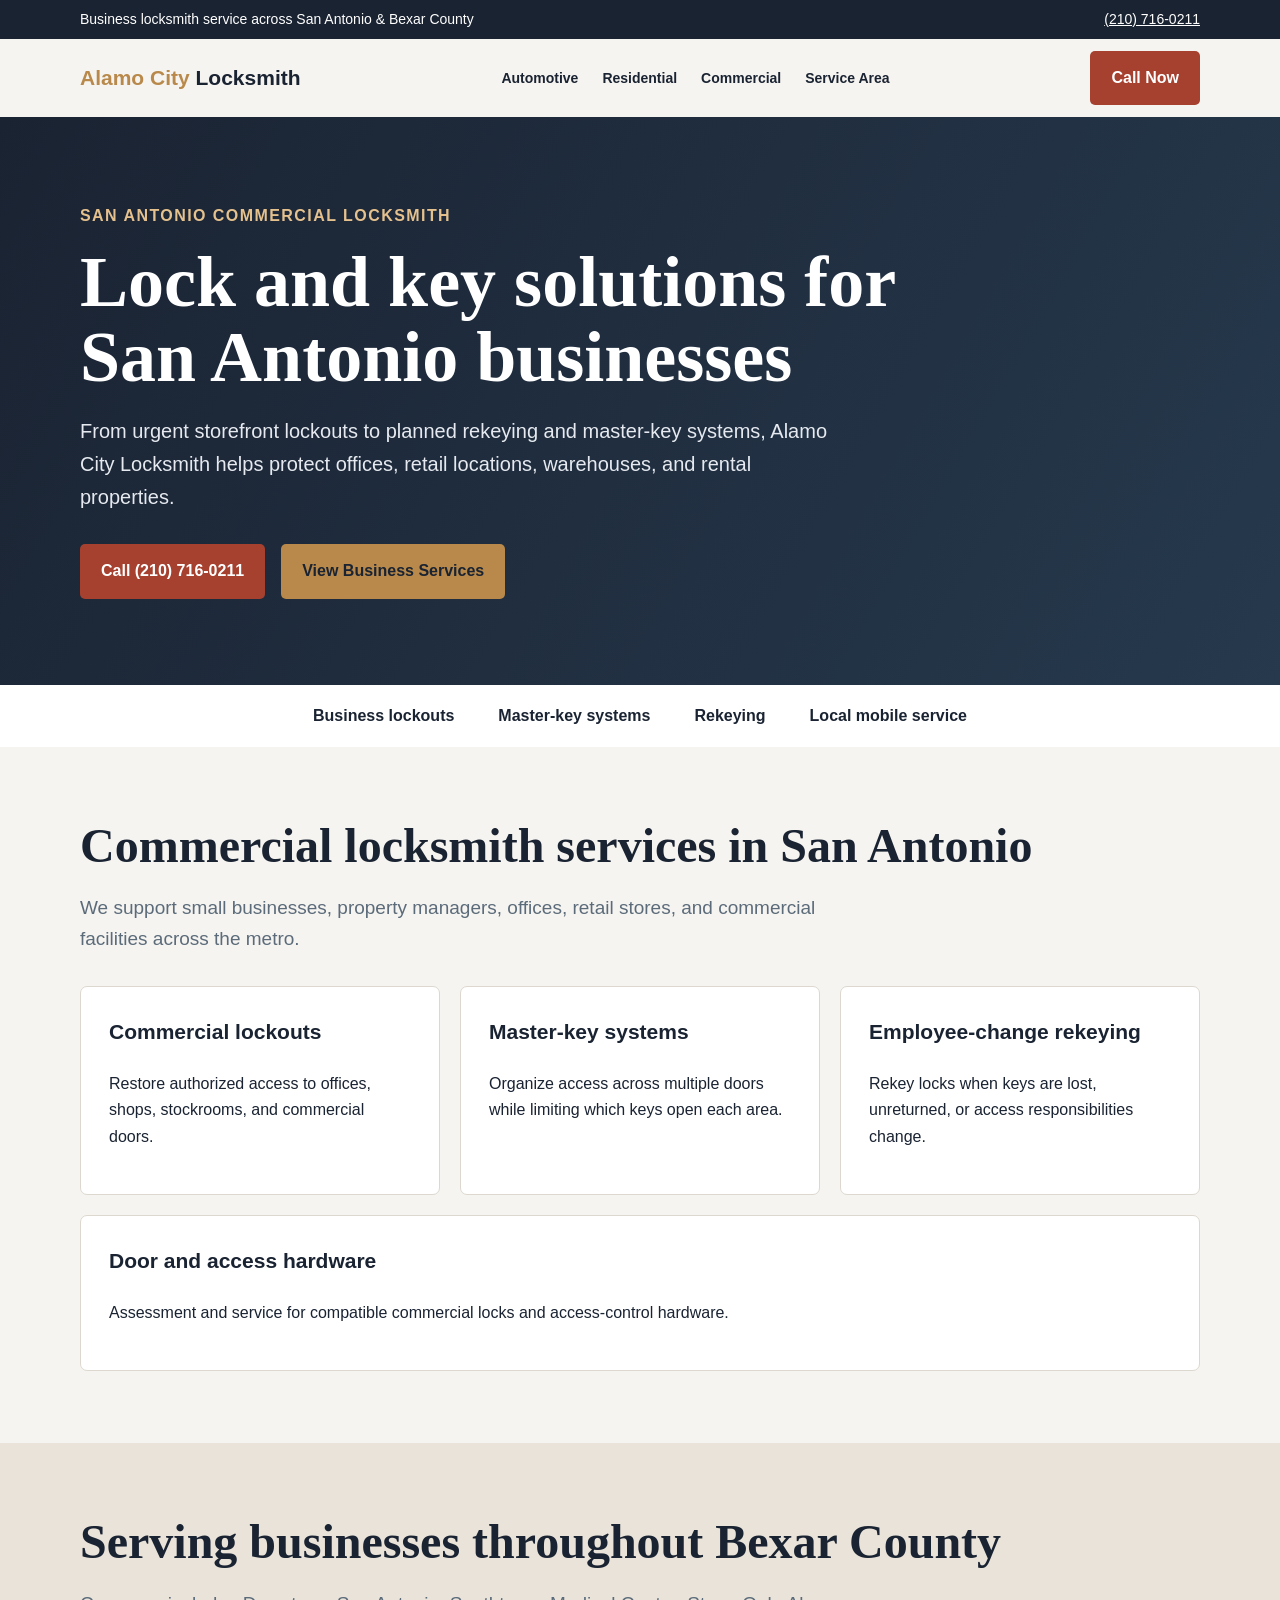
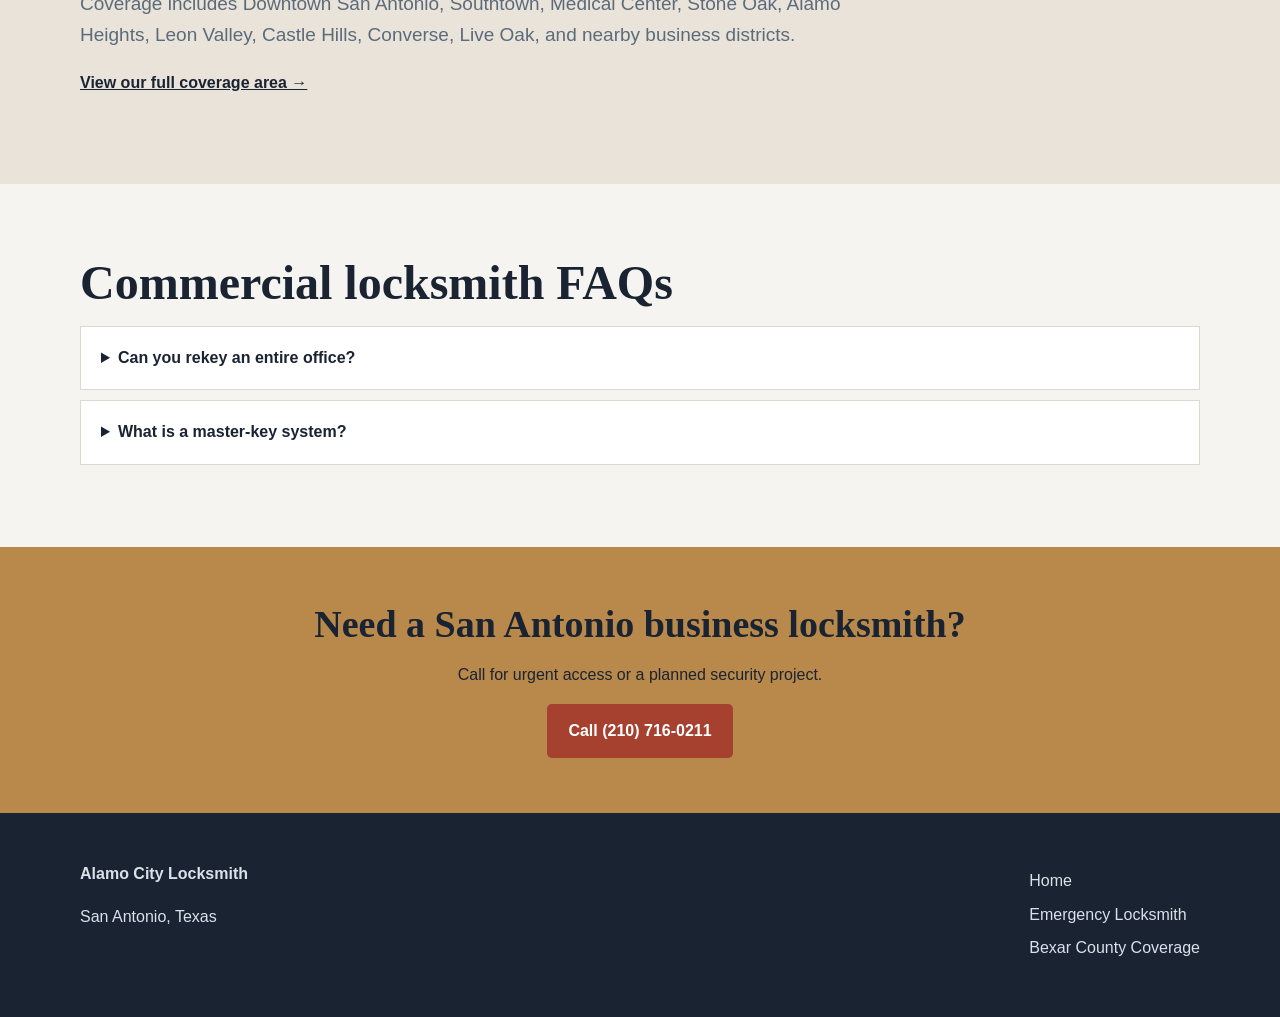
<file: commercial-locksmith-san-antonio.html>
<!doctype html><html lang="en"><head>
<!-- Google tag (gtag.js) -->
<script async src="https://www.googletagmanager.com/gtag/js?id=G-K3EJKPZCKG"></script>
<script>
  window.dataLayer = window.dataLayer || [];
  function gtag(){dataLayer.push(arguments);}
  gtag('js', new Date());
  gtag('config', 'G-K3EJKPZCKG');
  document.addEventListener('DOMContentLoaded', function () {
    document.querySelectorAll('a[href^="tel:"]').forEach(function (link) {
      link.addEventListener('click', function () {
        gtag('event', 'generate_lead', {
          method: 'phone_call',
          link_url: link.href
        });
      });
    });
  });
</script>
<meta charset="utf-8"><meta name="viewport" content="width=device-width,initial-scale=1"><title>Commercial Locksmith San Antonio, TX | Business Lock Service</title><meta name="description" content="Commercial locksmith in San Antonio for business lockouts, rekeying, master key systems and access-control hardware across Bexar County."><link rel="canonical" href="https://alamocitylocksmith.com/commercial-locksmith-san-antonio"><link rel="stylesheet" href="seo-pages.css">
<meta name="robots" content="index, follow, max-image-preview:large">
<meta name="theme-color" content="#1A2332">
<meta property="og:type" content="website">
<meta property="og:site_name" content="Alamo City Locksmith">
<meta property="og:locale" content="en_US">
<meta property="og:title" content="Commercial Locksmith San Antonio, TX | Business Lock Service">
<meta property="og:description" content="Commercial locksmith in San Antonio for business lockouts, rekeying, master key systems and access-control hardware across Bexar County.">
<meta property="og:url" content="https://alamocitylocksmith.com/commercial-locksmith-san-antonio">
<meta name="twitter:card" content="summary">
<meta name="twitter:title" content="Commercial Locksmith San Antonio, TX | Business Lock Service">
<meta name="twitter:description" content="Commercial locksmith in San Antonio for business lockouts, rekeying, master key systems and access-control hardware across Bexar County.">
<script type="application/ld+json">
{
  "@context": "https://schema.org",
  "@type": "Service",
  "name": "Commercial locksmith service",
  "serviceType": "Commercial locksmith service",
  "url": "https://alamocitylocksmith.com/commercial-locksmith-san-antonio",
  "provider": {
    "@type": "Locksmith",
    "name": "Alamo City Locksmith",
    "url": "https://alamocitylocksmith.com/",
    "telephone": "+1-210-716-0211"
  },
  "areaServed": [
    {
      "@type": "City",
      "name": "San Antonio, Texas"
    },
    {
      "@type": "AdministrativeArea",
      "name": "Bexar County, Texas"
    }
  ]
}
</script></head><body>
<div class="top"><div class="wrap"><span>Business locksmith service across San Antonio &amp; Bexar County</span><a href="tel:12107160211">(210) 716-0211</a></div></div><nav class="nav wrap"><a class="brand" href="/"><span>Alamo City</span> Locksmith</a><div class="navlinks"><a href="automotive-locksmith-san-antonio">Automotive</a><a href="residential-locksmith-san-antonio">Residential</a><a href="commercial-locksmith-san-antonio">Commercial</a><a href="locksmith-bexar-county">Service Area</a></div><a class="button" href="tel:12107160211">Call Now</a></nav>
<main><section class="hero"><div class="wrap"><span class="eyebrow">SAN ANTONIO COMMERCIAL LOCKSMITH</span><h1>Lock and key solutions for San Antonio businesses</h1><p>From urgent storefront lockouts to planned rekeying and master-key systems, Alamo City Locksmith helps protect offices, retail locations, warehouses, and rental properties.</p><div class="hero-actions"><a class="button" href="tel:12107160211">Call (210) 716-0211</a><a class="button alt" href="#services">View Business Services</a></div></div></section><div class="trust"><span>Business lockouts</span><span>Master-key systems</span><span>Rekeying</span><span>Local mobile service</span></div>
<section class="section" id="services"><div class="wrap"><h2>Commercial locksmith services in San Antonio</h2><p class="intro">We support small businesses, property managers, offices, retail stores, and commercial facilities across the metro.</p><div class="grid"><article class="card"><h3>Commercial lockouts</h3><p>Restore authorized access to offices, shops, stockrooms, and commercial doors.</p></article><article class="card"><h3>Master-key systems</h3><p>Organize access across multiple doors while limiting which keys open each area.</p></article><article class="card"><h3>Employee-change rekeying</h3><p>Rekey locks when keys are lost, unreturned, or access responsibilities change.</p></article><article class="card"><h3>Door and access hardware</h3><p>Assessment and service for compatible commercial locks and access-control hardware.</p></article></div></div></section>
<section class="section local"><div class="wrap"><h2>Serving businesses throughout Bexar County</h2><p class="intro">Coverage includes Downtown San Antonio, Southtown, Medical Center, Stone Oak, Alamo Heights, Leon Valley, Castle Hills, Converse, Live Oak, and nearby business districts.</p><p><a href="locksmith-bexar-county"><strong>View our full coverage area →</strong></a></p></div></section><section class="section faq"><div class="wrap"><h2>Commercial locksmith FAQs</h2><details><summary>Can you rekey an entire office?</summary><p>Yes. The scope depends on the number and compatibility of the locks. Call with the door count and access requirements for planning.</p></details><details><summary>What is a master-key system?</summary><p>It is a coordinated lock system in which individual keys open selected doors while a master key can open a broader authorized group.</p></details></div></section></main>
<section class="cta"><div class="wrap"><h2>Need a San Antonio business locksmith?</h2><p>Call for urgent access or a planned security project.</p><a class="button" href="tel:12107160211">Call (210) 716-0211</a></div></section><footer class="footer"><div class="wrap footer-grid"><div><strong>Alamo City Locksmith</strong><p>San Antonio, Texas</p></div><div><a href="/">Home</a><a href="emergency-locksmith-san-antonio">Emergency Locksmith</a><a href="locksmith-bexar-county">Bexar County Coverage</a></div></div></footer></body></html>
</file>
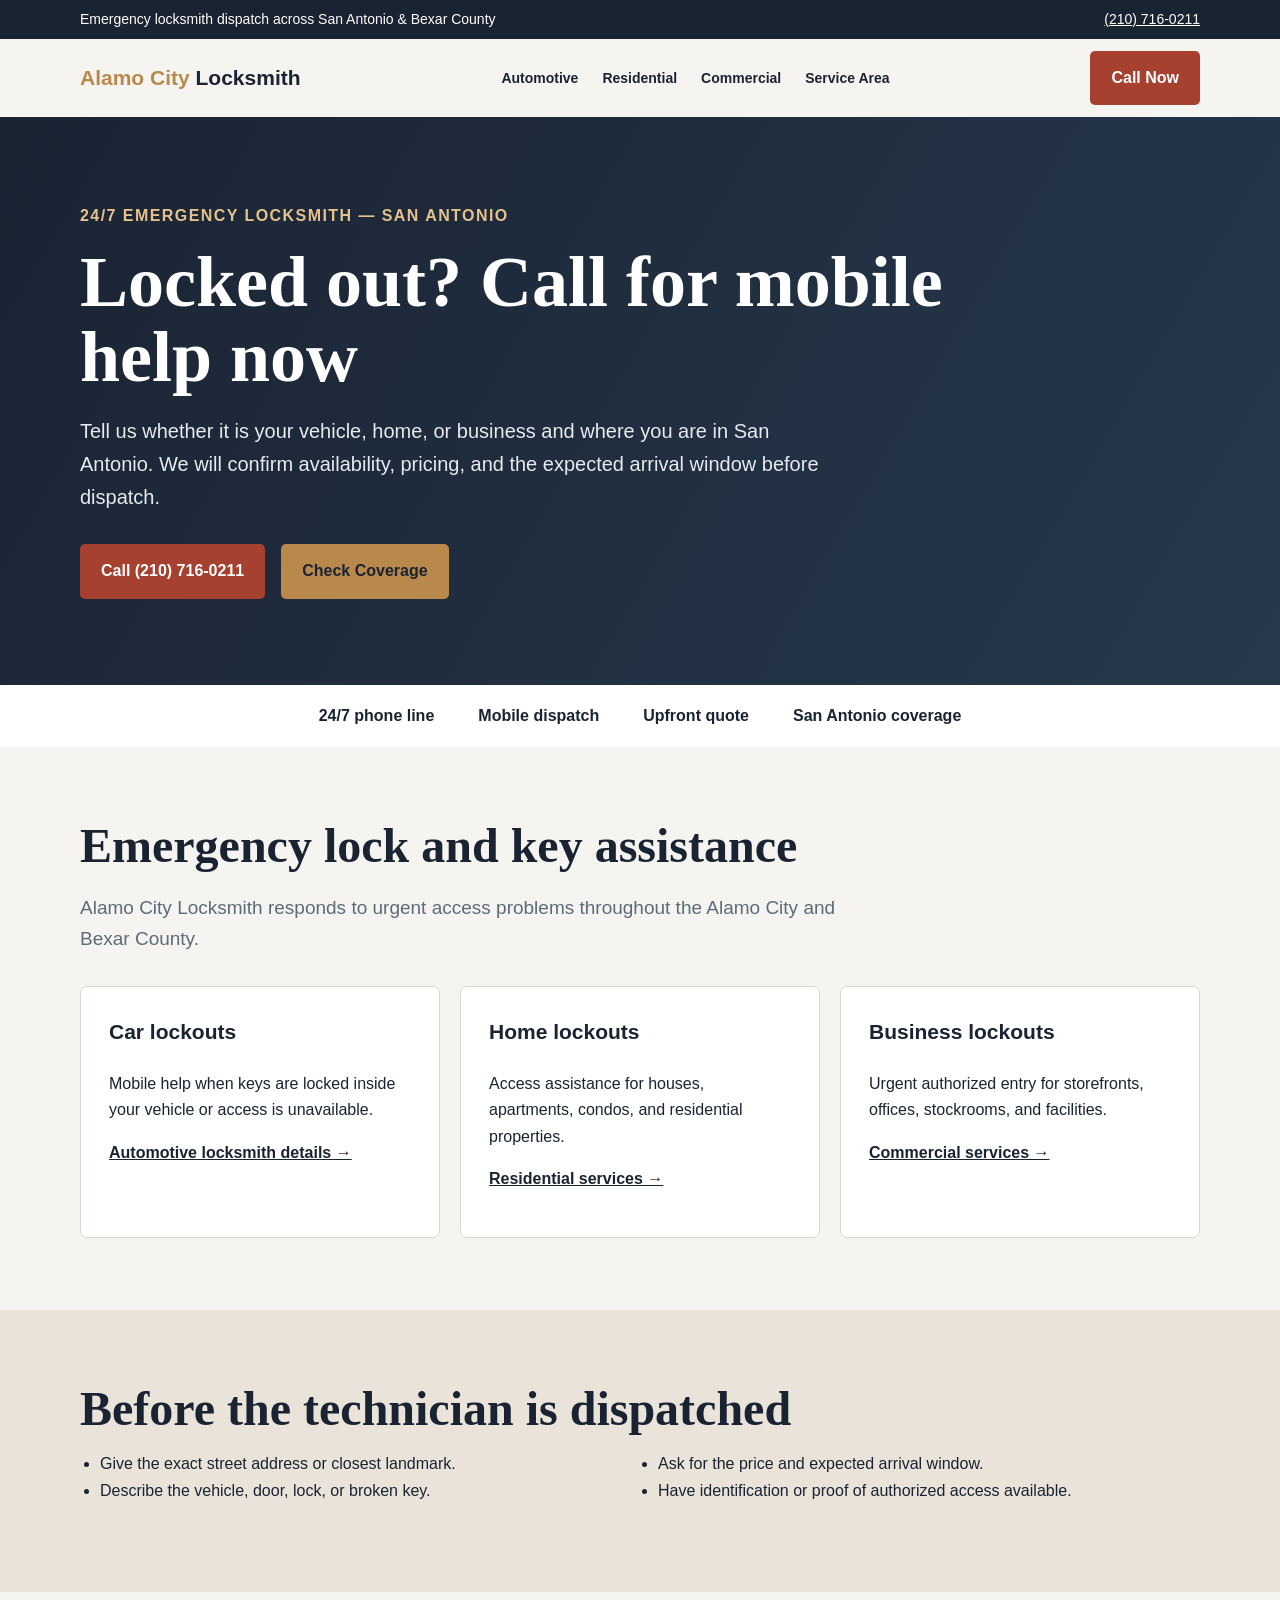
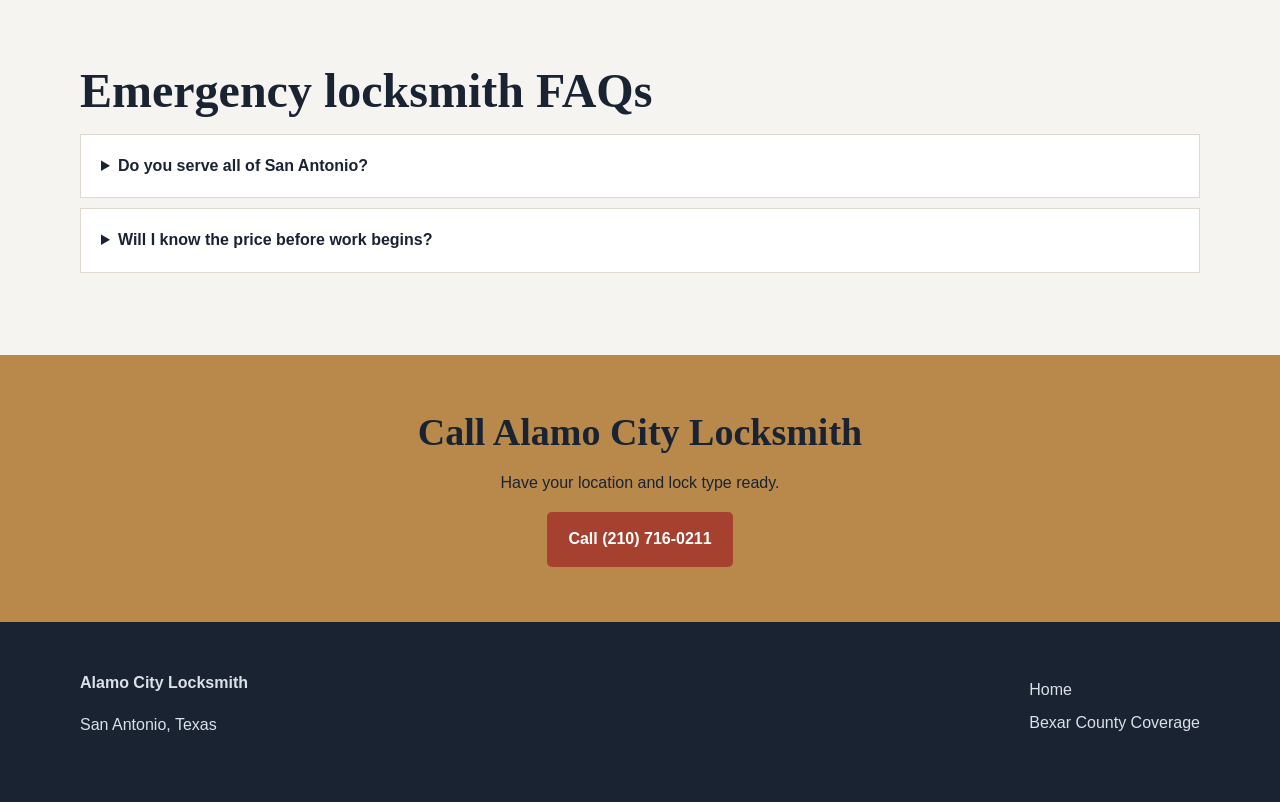
<file: emergency-locksmith-san-antonio.html>
<!doctype html><html lang="en"><head>
<!-- Google tag (gtag.js) -->
<script async src="https://www.googletagmanager.com/gtag/js?id=G-K3EJKPZCKG"></script>
<script>
  window.dataLayer = window.dataLayer || [];
  function gtag(){dataLayer.push(arguments);}
  gtag('js', new Date());
  gtag('config', 'G-K3EJKPZCKG');
  document.addEventListener('DOMContentLoaded', function () {
    document.querySelectorAll('a[href^="tel:"]').forEach(function (link) {
      link.addEventListener('click', function () {
        gtag('event', 'generate_lead', {
          method: 'phone_call',
          link_url: link.href
        });
      });
    });
  });
</script>
<meta charset="utf-8"><meta name="viewport" content="width=device-width,initial-scale=1"><title>24/7 Emergency Locksmith San Antonio, TX | Call Now</title><meta name="description" content="Need an emergency locksmith in San Antonio? Call Alamo City Locksmith for mobile car, home and business lockout service across Bexar County."><link rel="canonical" href="https://alamocitylocksmith.com/emergency-locksmith-san-antonio"><link rel="stylesheet" href="seo-pages.css">
<meta name="robots" content="index, follow, max-image-preview:large">
<meta name="theme-color" content="#1A2332">
<meta property="og:type" content="website">
<meta property="og:site_name" content="Alamo City Locksmith">
<meta property="og:locale" content="en_US">
<meta property="og:title" content="24/7 Emergency Locksmith San Antonio, TX | Call Now">
<meta property="og:description" content="Need an emergency locksmith in San Antonio? Call Alamo City Locksmith for mobile car, home and business lockout service across Bexar County.">
<meta property="og:url" content="https://alamocitylocksmith.com/emergency-locksmith-san-antonio">
<meta name="twitter:card" content="summary">
<meta name="twitter:title" content="24/7 Emergency Locksmith San Antonio, TX | Call Now">
<meta name="twitter:description" content="Need an emergency locksmith in San Antonio? Call Alamo City Locksmith for mobile car, home and business lockout service across Bexar County.">
<script type="application/ld+json">
{
  "@context": "https://schema.org",
  "@type": "Service",
  "name": "Emergency locksmith service",
  "serviceType": "Emergency locksmith service",
  "url": "https://alamocitylocksmith.com/emergency-locksmith-san-antonio",
  "provider": {
    "@type": "Locksmith",
    "name": "Alamo City Locksmith",
    "url": "https://alamocitylocksmith.com/",
    "telephone": "+1-210-716-0211"
  },
  "areaServed": [
    {
      "@type": "City",
      "name": "San Antonio, Texas"
    },
    {
      "@type": "AdministrativeArea",
      "name": "Bexar County, Texas"
    }
  ]
}
</script></head><body>
<div class="top"><div class="wrap"><span>Emergency locksmith dispatch across San Antonio &amp; Bexar County</span><a href="tel:12107160211">(210) 716-0211</a></div></div><nav class="nav wrap"><a class="brand" href="/"><span>Alamo City</span> Locksmith</a><div class="navlinks"><a href="automotive-locksmith-san-antonio">Automotive</a><a href="residential-locksmith-san-antonio">Residential</a><a href="commercial-locksmith-san-antonio">Commercial</a><a href="locksmith-bexar-county">Service Area</a></div><a class="button" href="tel:12107160211">Call Now</a></nav>
<main><section class="hero"><div class="wrap"><span class="eyebrow">24/7 EMERGENCY LOCKSMITH — SAN ANTONIO</span><h1>Locked out? Call for mobile help now</h1><p>Tell us whether it is your vehicle, home, or business and where you are in San Antonio. We will confirm availability, pricing, and the expected arrival window before dispatch.</p><div class="hero-actions"><a class="button" href="tel:12107160211">Call (210) 716-0211</a><a class="button alt" href="locksmith-bexar-county">Check Coverage</a></div></div></section><div class="trust"><span>24/7 phone line</span><span>Mobile dispatch</span><span>Upfront quote</span><span>San Antonio coverage</span></div>
<section class="section"><div class="wrap"><h2>Emergency lock and key assistance</h2><p class="intro">Alamo City Locksmith responds to urgent access problems throughout the Alamo City and Bexar County.</p><div class="grid"><article class="card"><h3>Car lockouts</h3><p>Mobile help when keys are locked inside your vehicle or access is unavailable.</p><p><a href="automotive-locksmith-san-antonio"><strong>Automotive locksmith details →</strong></a></p></article><article class="card"><h3>Home lockouts</h3><p>Access assistance for houses, apartments, condos, and residential properties.</p><p><a href="residential-locksmith-san-antonio"><strong>Residential services →</strong></a></p></article><article class="card"><h3>Business lockouts</h3><p>Urgent authorized entry for storefronts, offices, stockrooms, and facilities.</p><p><a href="commercial-locksmith-san-antonio"><strong>Commercial services →</strong></a></p></article></div></div></section>
<section class="section local"><div class="wrap"><h2>Before the technician is dispatched</h2><ul><li>Give the exact street address or closest landmark.</li><li>Describe the vehicle, door, lock, or broken key.</li><li>Ask for the price and expected arrival window.</li><li>Have identification or proof of authorized access available.</li></ul></div></section><section class="section faq"><div class="wrap"><h2>Emergency locksmith FAQs</h2><details><summary>Do you serve all of San Antonio?</summary><p>Coverage extends across San Antonio and many nearby Bexar County communities. Availability and arrival time depend on technician location and traffic.</p></details><details><summary>Will I know the price before work begins?</summary><p>Ask for the service price when you call and confirm the final quote with the technician before authorizing work.</p></details></div></section></main>
<section class="cta"><div class="wrap"><h2>Call Alamo City Locksmith</h2><p>Have your location and lock type ready.</p><a class="button" href="tel:12107160211">Call (210) 716-0211</a></div></section><footer class="footer"><div class="wrap footer-grid"><div><strong>Alamo City Locksmith</strong><p>San Antonio, Texas</p></div><div><a href="/">Home</a><a href="locksmith-bexar-county">Bexar County Coverage</a></div></div></footer></body></html>
</file>
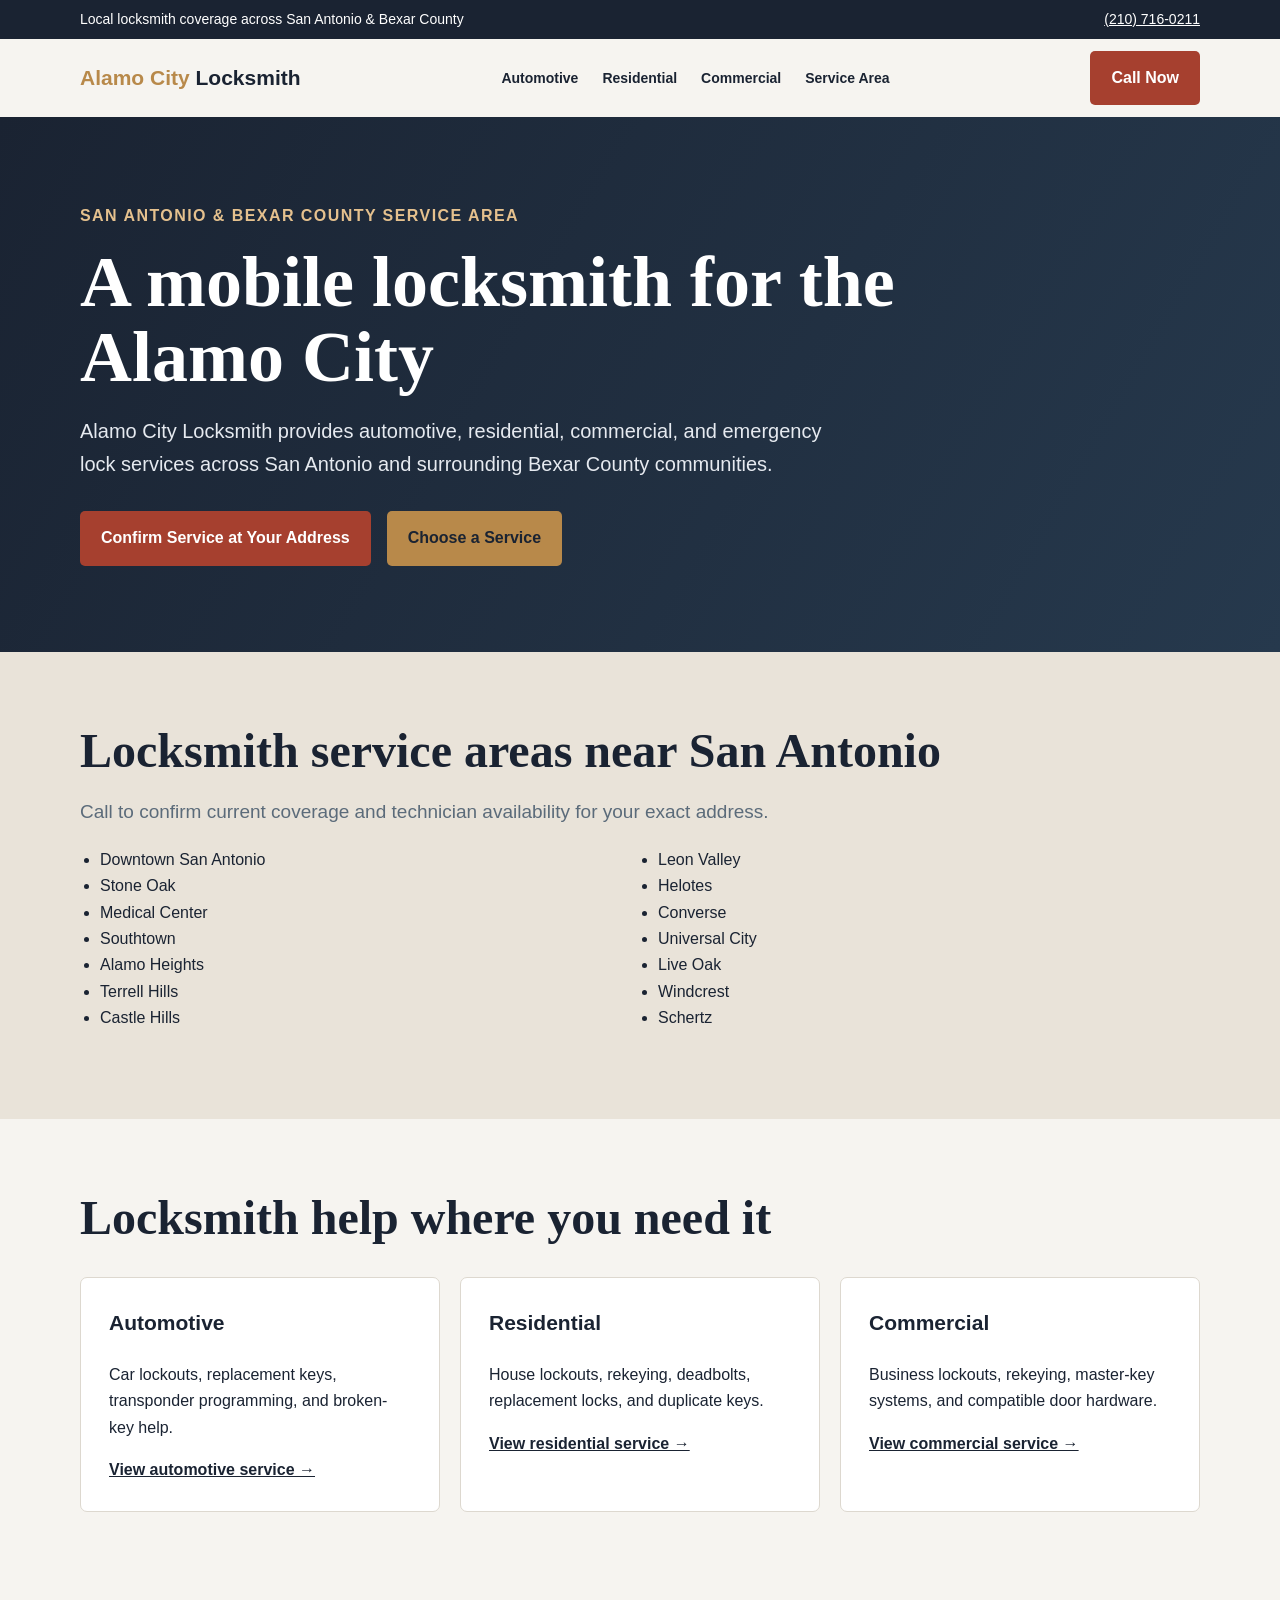
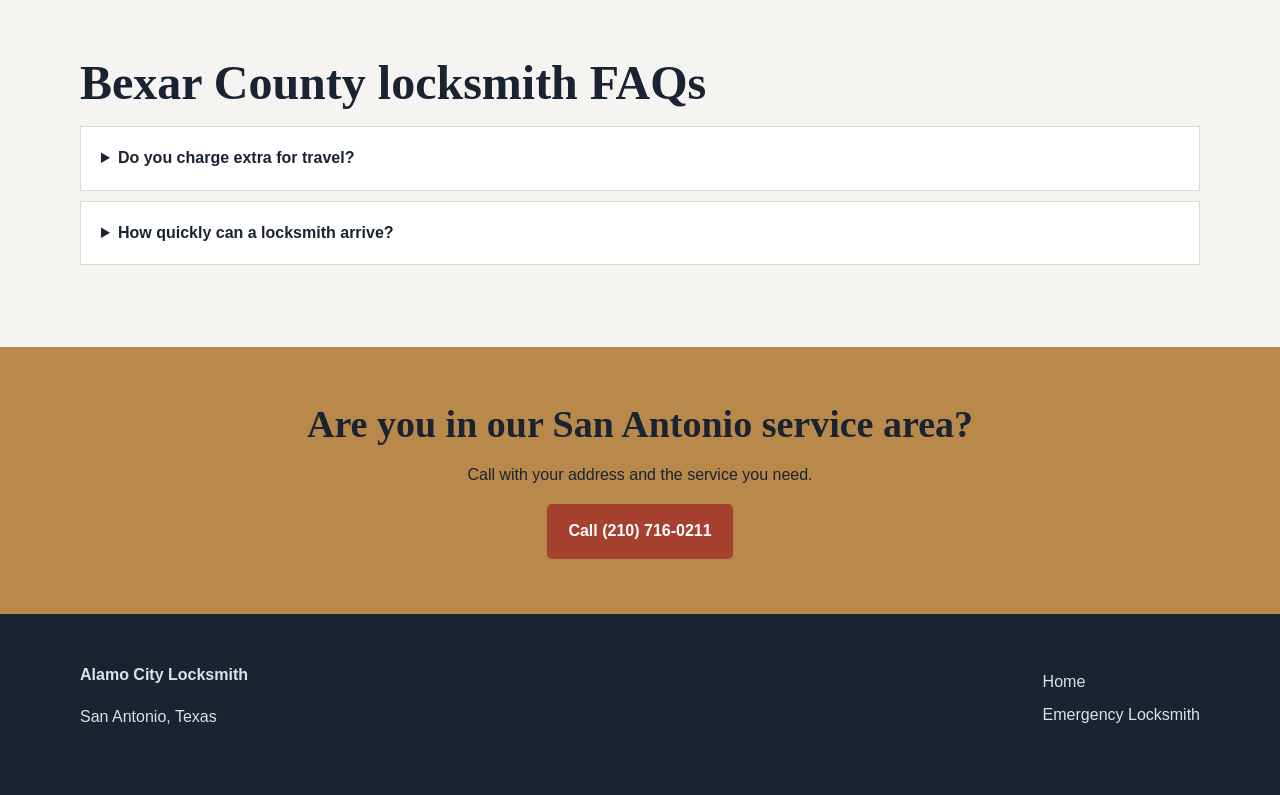
<file: locksmith-bexar-county.html>
<!doctype html><html lang="en"><head>
<!-- Google tag (gtag.js) -->
<script async src="https://www.googletagmanager.com/gtag/js?id=G-K3EJKPZCKG"></script>
<script>
  window.dataLayer = window.dataLayer || [];
  function gtag(){dataLayer.push(arguments);}
  gtag('js', new Date());
  gtag('config', 'G-K3EJKPZCKG');
  document.addEventListener('DOMContentLoaded', function () {
    document.querySelectorAll('a[href^="tel:"]').forEach(function (link) {
      link.addEventListener('click', function () {
        gtag('event', 'generate_lead', {
          method: 'phone_call',
          link_url: link.href
        });
      });
    });
  });
</script>
<meta charset="utf-8"><meta name="viewport" content="width=device-width,initial-scale=1"><title>Locksmith Bexar County, TX | San Antonio Mobile Locksmith</title><meta name="description" content="Mobile locksmith serving San Antonio and Bexar County, including Stone Oak, Alamo Heights, Helotes, Leon Valley, Converse, Live Oak and Schertz."><link rel="canonical" href="https://alamocitylocksmith.com/locksmith-bexar-county"><link rel="stylesheet" href="seo-pages.css">
<meta name="robots" content="index, follow, max-image-preview:large">
<meta name="theme-color" content="#1A2332">
<meta property="og:type" content="website">
<meta property="og:site_name" content="Alamo City Locksmith">
<meta property="og:locale" content="en_US">
<meta property="og:title" content="Locksmith Bexar County, TX | San Antonio Mobile Locksmith">
<meta property="og:description" content="Mobile locksmith serving San Antonio and Bexar County, including Stone Oak, Alamo Heights, Helotes, Leon Valley, Converse, Live Oak and Schertz.">
<meta property="og:url" content="https://alamocitylocksmith.com/locksmith-bexar-county">
<meta name="twitter:card" content="summary">
<meta name="twitter:title" content="Locksmith Bexar County, TX | San Antonio Mobile Locksmith">
<meta name="twitter:description" content="Mobile locksmith serving San Antonio and Bexar County, including Stone Oak, Alamo Heights, Helotes, Leon Valley, Converse, Live Oak and Schertz.">
<script type="application/ld+json">
{
  "@context": "https://schema.org",
  "@type": "Service",
  "name": "Mobile locksmith service",
  "serviceType": "Mobile locksmith service",
  "url": "https://alamocitylocksmith.com/locksmith-bexar-county",
  "provider": {
    "@type": "Locksmith",
    "name": "Alamo City Locksmith",
    "url": "https://alamocitylocksmith.com/",
    "telephone": "+1-210-716-0211"
  },
  "areaServed": [
    {
      "@type": "City",
      "name": "San Antonio, Texas"
    },
    {
      "@type": "AdministrativeArea",
      "name": "Bexar County, Texas"
    }
  ]
}
</script></head><body>
<div class="top"><div class="wrap"><span>Local locksmith coverage across San Antonio &amp; Bexar County</span><a href="tel:12107160211">(210) 716-0211</a></div></div><nav class="nav wrap"><a class="brand" href="/"><span>Alamo City</span> Locksmith</a><div class="navlinks"><a href="automotive-locksmith-san-antonio">Automotive</a><a href="residential-locksmith-san-antonio">Residential</a><a href="commercial-locksmith-san-antonio">Commercial</a><a href="locksmith-bexar-county">Service Area</a></div><a class="button" href="tel:12107160211">Call Now</a></nav>
<main><section class="hero"><div class="wrap"><span class="eyebrow">SAN ANTONIO &amp; BEXAR COUNTY SERVICE AREA</span><h1>A mobile locksmith for the Alamo City</h1><p>Alamo City Locksmith provides automotive, residential, commercial, and emergency lock services across San Antonio and surrounding Bexar County communities.</p><div class="hero-actions"><a class="button" href="tel:12107160211">Confirm Service at Your Address</a><a class="button alt" href="/#services">Choose a Service</a></div></div></section>
<section class="section local"><div class="wrap"><h2>Locksmith service areas near San Antonio</h2><p class="intro">Call to confirm current coverage and technician availability for your exact address.</p><ul><li>Downtown San Antonio</li><li>Stone Oak</li><li>Medical Center</li><li>Southtown</li><li>Alamo Heights</li><li>Terrell Hills</li><li>Castle Hills</li><li>Leon Valley</li><li>Helotes</li><li>Converse</li><li>Universal City</li><li>Live Oak</li><li>Windcrest</li><li>Schertz</li></ul></div></section>
<section class="section"><div class="wrap"><h2>Locksmith help where you need it</h2><div class="grid"><article class="card"><h3>Automotive</h3><p>Car lockouts, replacement keys, transponder programming, and broken-key help.</p><a href="automotive-locksmith-san-antonio"><strong>View automotive service →</strong></a></article><article class="card"><h3>Residential</h3><p>House lockouts, rekeying, deadbolts, replacement locks, and duplicate keys.</p><a href="residential-locksmith-san-antonio"><strong>View residential service →</strong></a></article><article class="card"><h3>Commercial</h3><p>Business lockouts, rekeying, master-key systems, and compatible door hardware.</p><a href="commercial-locksmith-san-antonio"><strong>View commercial service →</strong></a></article></div></div></section>
<section class="section faq"><div class="wrap"><h2>Bexar County locksmith FAQs</h2><details><summary>Do you charge extra for travel?</summary><p>Call with the exact address to receive the current service-area availability and complete quote before dispatch.</p></details><details><summary>How quickly can a locksmith arrive?</summary><p>Arrival time varies with distance, traffic, job type, and technician availability. Your dispatcher should provide an estimated window when you call.</p></details></div></section></main>
<section class="cta"><div class="wrap"><h2>Are you in our San Antonio service area?</h2><p>Call with your address and the service you need.</p><a class="button" href="tel:12107160211">Call (210) 716-0211</a></div></section><footer class="footer"><div class="wrap footer-grid"><div><strong>Alamo City Locksmith</strong><p>San Antonio, Texas</p></div><div><a href="/">Home</a><a href="emergency-locksmith-san-antonio">Emergency Locksmith</a></div></div></footer></body></html>
</file>
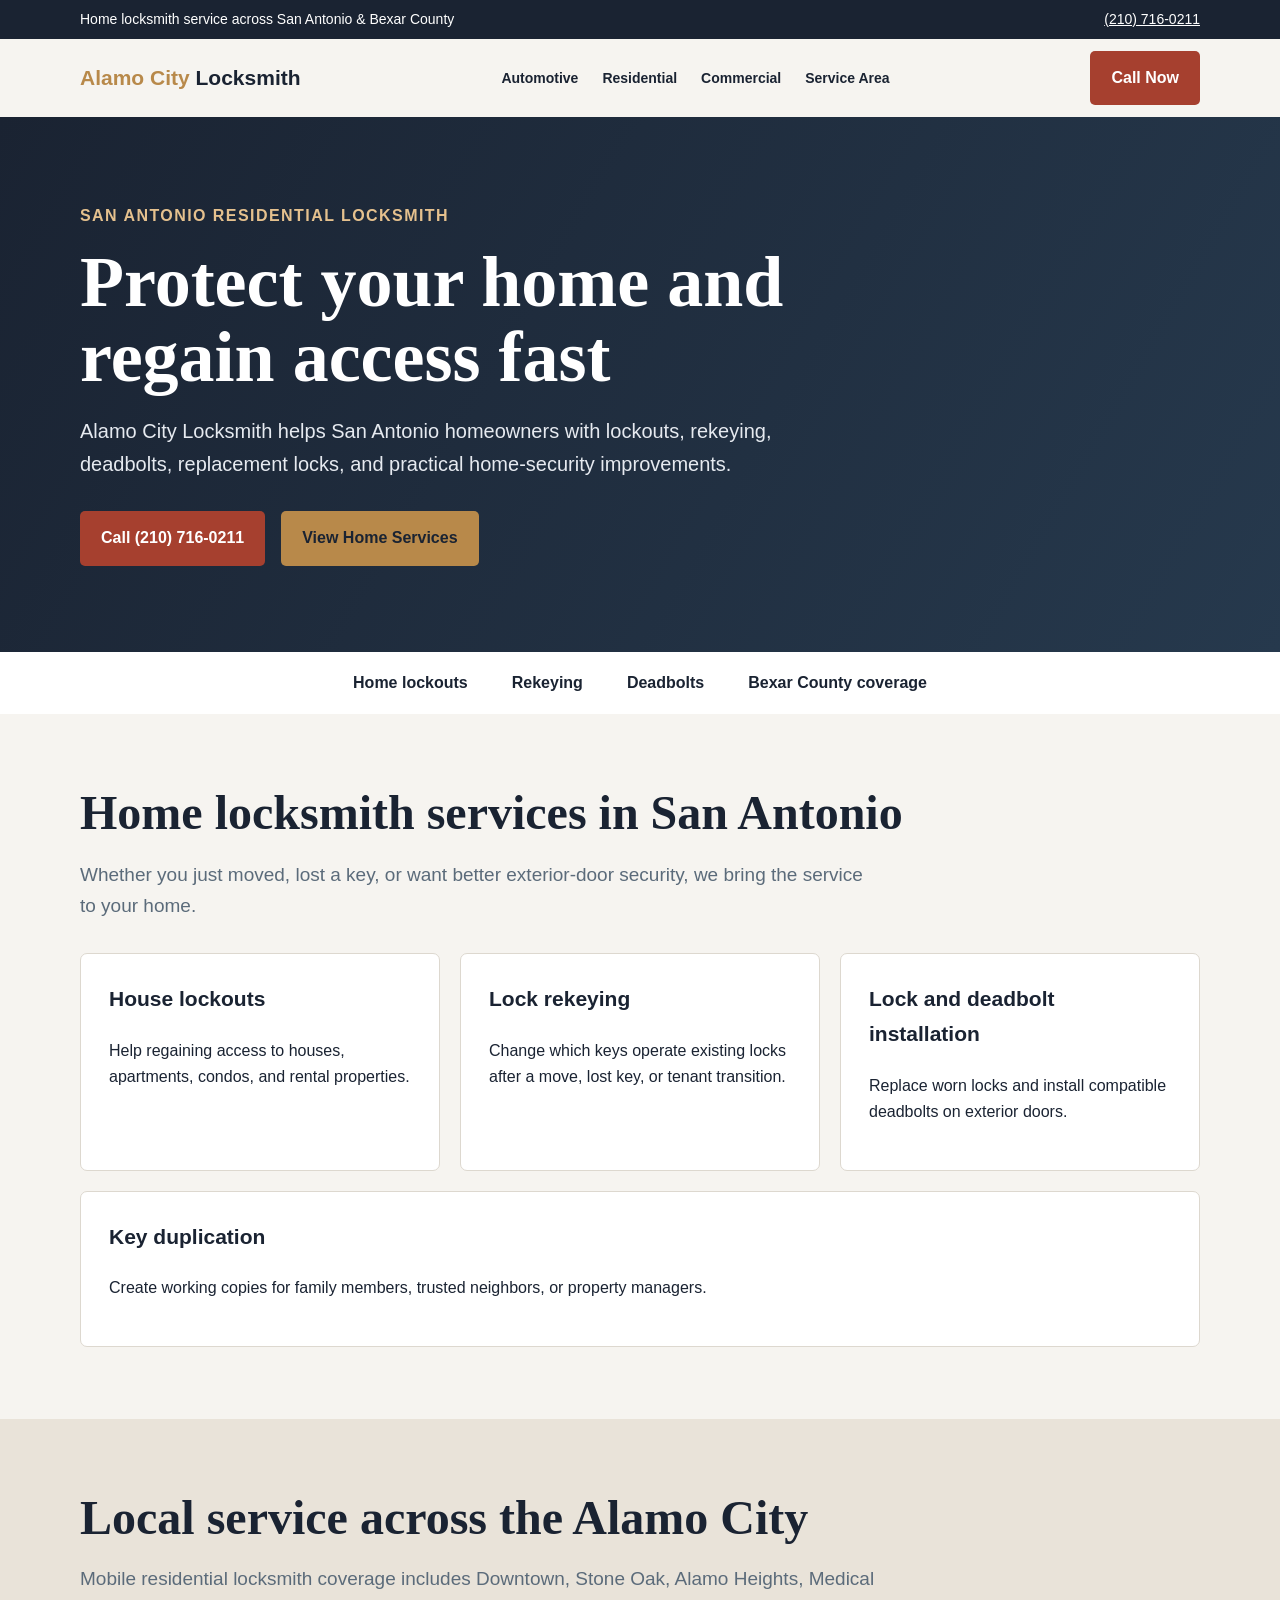
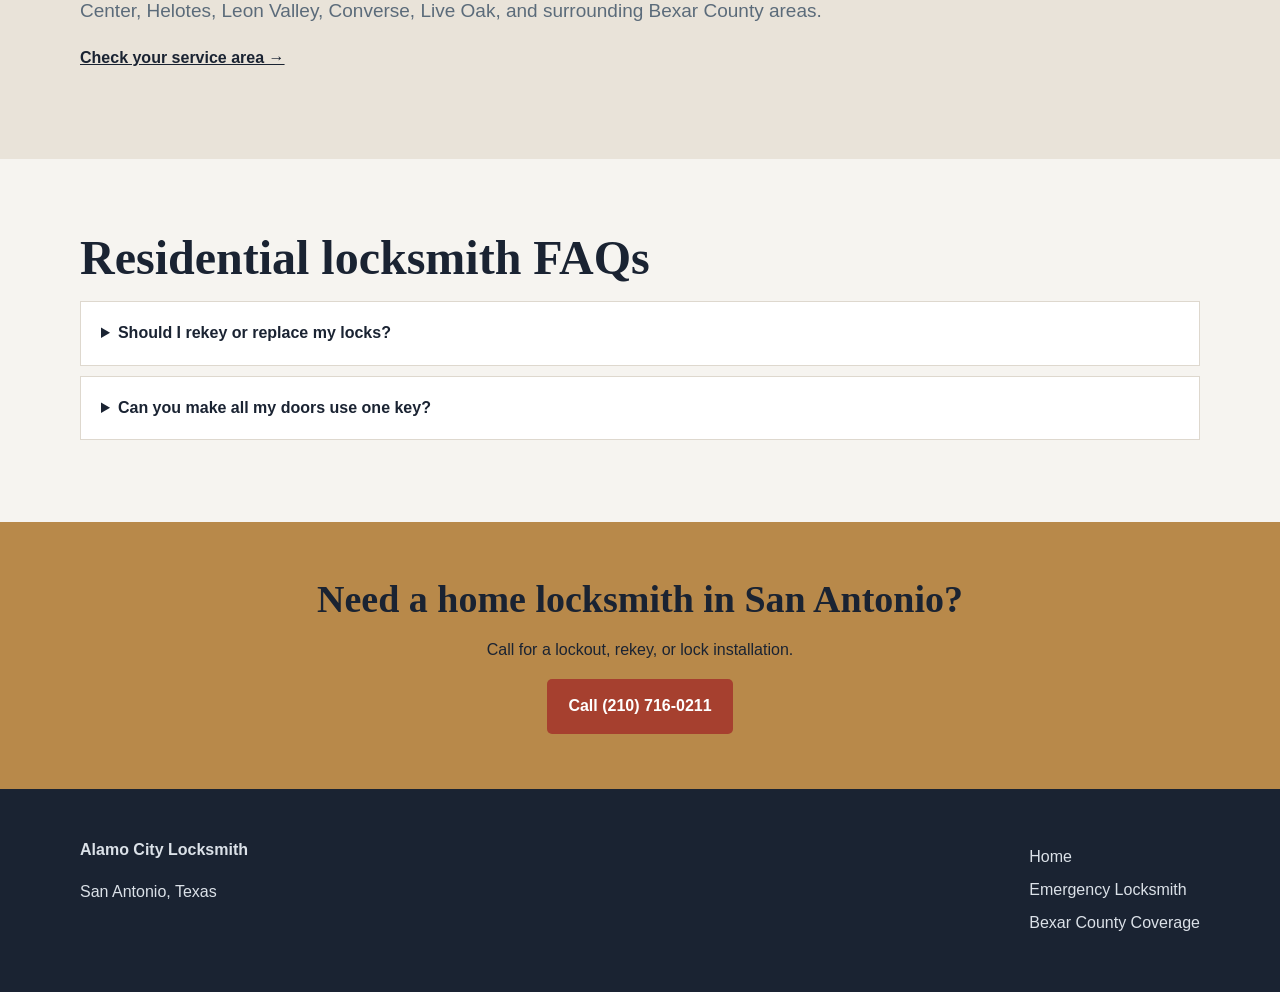
<file: residential-locksmith-san-antonio.html>
<!doctype html><html lang="en"><head>
<!-- Google tag (gtag.js) -->
<script async src="https://www.googletagmanager.com/gtag/js?id=G-K3EJKPZCKG"></script>
<script>
  window.dataLayer = window.dataLayer || [];
  function gtag(){dataLayer.push(arguments);}
  gtag('js', new Date());
  gtag('config', 'G-K3EJKPZCKG');
  document.addEventListener('DOMContentLoaded', function () {
    document.querySelectorAll('a[href^="tel:"]').forEach(function (link) {
      link.addEventListener('click', function () {
        gtag('event', 'generate_lead', {
          method: 'phone_call',
          link_url: link.href
        });
      });
    });
  });
</script>
<meta charset="utf-8"><meta name="viewport" content="width=device-width,initial-scale=1"><title>Residential Locksmith San Antonio, TX | Rekey &amp; Home Locks</title><meta name="description" content="San Antonio residential locksmith for home lockouts, lock rekeying, deadbolts and lock replacement throughout Bexar County. Call Alamo City Locksmith."><link rel="canonical" href="https://alamocitylocksmith.com/residential-locksmith-san-antonio"><link rel="stylesheet" href="seo-pages.css">
<meta name="robots" content="index, follow, max-image-preview:large">
<meta name="theme-color" content="#1A2332">
<meta property="og:type" content="website">
<meta property="og:site_name" content="Alamo City Locksmith">
<meta property="og:locale" content="en_US">
<meta property="og:title" content="Residential Locksmith San Antonio, TX | Rekey &amp; Home Locks">
<meta property="og:description" content="San Antonio residential locksmith for home lockouts, lock rekeying, deadbolts and lock replacement throughout Bexar County. Call Alamo City Locksmith.">
<meta property="og:url" content="https://alamocitylocksmith.com/residential-locksmith-san-antonio">
<meta name="twitter:card" content="summary">
<meta name="twitter:title" content="Residential Locksmith San Antonio, TX | Rekey &amp; Home Locks">
<meta name="twitter:description" content="San Antonio residential locksmith for home lockouts, lock rekeying, deadbolts and lock replacement throughout Bexar County. Call Alamo City Locksmith.">
<script type="application/ld+json">
{
  "@context": "https://schema.org",
  "@type": "Service",
  "name": "Residential locksmith service",
  "serviceType": "Residential locksmith service",
  "url": "https://alamocitylocksmith.com/residential-locksmith-san-antonio",
  "provider": {
    "@type": "Locksmith",
    "name": "Alamo City Locksmith",
    "url": "https://alamocitylocksmith.com/",
    "telephone": "+1-210-716-0211"
  },
  "areaServed": [
    {
      "@type": "City",
      "name": "San Antonio, Texas"
    },
    {
      "@type": "AdministrativeArea",
      "name": "Bexar County, Texas"
    }
  ]
}
</script></head><body>
<div class="top"><div class="wrap"><span>Home locksmith service across San Antonio &amp; Bexar County</span><a href="tel:12107160211">(210) 716-0211</a></div></div><nav class="nav wrap"><a class="brand" href="/"><span>Alamo City</span> Locksmith</a><div class="navlinks"><a href="automotive-locksmith-san-antonio">Automotive</a><a href="residential-locksmith-san-antonio">Residential</a><a href="commercial-locksmith-san-antonio">Commercial</a><a href="locksmith-bexar-county">Service Area</a></div><a class="button" href="tel:12107160211">Call Now</a></nav>
<main><section class="hero"><div class="wrap"><span class="eyebrow">SAN ANTONIO RESIDENTIAL LOCKSMITH</span><h1>Protect your home and regain access fast</h1><p>Alamo City Locksmith helps San Antonio homeowners with lockouts, rekeying, deadbolts, replacement locks, and practical home-security improvements.</p><div class="hero-actions"><a class="button" href="tel:12107160211">Call (210) 716-0211</a><a class="button alt" href="#services">View Home Services</a></div></div></section><div class="trust"><span>Home lockouts</span><span>Rekeying</span><span>Deadbolts</span><span>Bexar County coverage</span></div>
<section class="section" id="services"><div class="wrap"><h2>Home locksmith services in San Antonio</h2><p class="intro">Whether you just moved, lost a key, or want better exterior-door security, we bring the service to your home.</p><div class="grid"><article class="card"><h3>House lockouts</h3><p>Help regaining access to houses, apartments, condos, and rental properties.</p></article><article class="card"><h3>Lock rekeying</h3><p>Change which keys operate existing locks after a move, lost key, or tenant transition.</p></article><article class="card"><h3>Lock and deadbolt installation</h3><p>Replace worn locks and install compatible deadbolts on exterior doors.</p></article><article class="card"><h3>Key duplication</h3><p>Create working copies for family members, trusted neighbors, or property managers.</p></article></div></div></section>
<section class="section local"><div class="wrap"><h2>Local service across the Alamo City</h2><p class="intro">Mobile residential locksmith coverage includes Downtown, Stone Oak, Alamo Heights, Medical Center, Helotes, Leon Valley, Converse, Live Oak, and surrounding Bexar County areas.</p><p><a href="locksmith-bexar-county"><strong>Check your service area →</strong></a></p></div></section><section class="section faq"><div class="wrap"><h2>Residential locksmith FAQs</h2><details><summary>Should I rekey or replace my locks?</summary><p>Rekeying is often appropriate when the lock hardware is in good condition and you only need old keys to stop working. Damaged or outdated hardware may need replacement.</p></details><details><summary>Can you make all my doors use one key?</summary><p>Often yes, when the lock cylinders are compatible. A technician can inspect the hardware and explain the available options.</p></details></div></section></main>
<section class="cta"><div class="wrap"><h2>Need a home locksmith in San Antonio?</h2><p>Call for a lockout, rekey, or lock installation.</p><a class="button" href="tel:12107160211">Call (210) 716-0211</a></div></section><footer class="footer"><div class="wrap footer-grid"><div><strong>Alamo City Locksmith</strong><p>San Antonio, Texas</p></div><div><a href="/">Home</a><a href="emergency-locksmith-san-antonio">Emergency Locksmith</a><a href="locksmith-bexar-county">Bexar County Coverage</a></div></div></footer></body></html>
</file>
<file: seo-pages.css>
:root{--ink:#1a2332;--brass:#b8894a;--paper:#f6f4f0;--steel:#5b6b7a;--white:#fff;--rust:#a6402f}*{box-sizing:border-box}html{scroll-behavior:smooth}body{margin:0;background:var(--paper);color:var(--ink);font-family:Inter,Arial,sans-serif;line-height:1.65}a{color:inherit}.wrap{width:min(1120px,calc(100% - 40px));margin:auto}.top{background:var(--ink);color:#fff;padding:8px 0;font-size:14px}.top .wrap,.nav,.hero-actions,.trust,.grid,.footer-grid{display:flex}.top .wrap,.nav{justify-content:space-between;align-items:center}.nav{min-height:78px}.brand{text-decoration:none;font-weight:800;font-size:21px}.brand span{color:var(--brass)}.navlinks{display:flex;gap:24px}.navlinks a{text-decoration:none;font-size:14px;font-weight:700}.button{display:inline-block;padding:14px 21px;border-radius:5px;background:var(--rust);color:#fff;text-decoration:none;font-weight:800}.button.alt{background:var(--brass);color:var(--ink)}.hero{padding:86px 0;background:linear-gradient(120deg,var(--ink),#26394d);color:#fff}.hero .wrap{max-width:900px;margin-left:max(20px,calc((100% - 1120px)/2))}.eyebrow{color:#e5c18e;font-weight:800;letter-spacing:.09em}.hero h1{font-family:Georgia,serif;font-size:clamp(42px,7vw,72px);line-height:1.04;margin:16px 0}.hero p{max-width:760px;font-size:20px;color:#e6eaf0}.hero-actions{gap:16px;flex-wrap:wrap;margin-top:30px}.trust{background:#fff;justify-content:center;gap:44px;padding:18px;font-weight:700;flex-wrap:wrap}.section{padding:72px 0}.section h2{font:700 clamp(30px,5vw,48px)/1.12 Georgia,serif;margin:0 0 16px}.intro{font-size:19px;max-width:800px;color:var(--steel)}.grid{gap:20px;flex-wrap:wrap;margin-top:32px}.card{background:#fff;border:1px solid #ddd8cf;padding:28px;flex:1 1 280px;border-radius:7px}.card h3{margin-top:0;font-size:21px}.local{background:#e9e3d9}.local ul{columns:2;padding-left:20px}.faq details{background:#fff;border:1px solid #ded8ce;padding:18px 20px;margin:10px 0}.faq summary{font-weight:800;cursor:pointer}.cta{background:var(--brass);padding:55px 0;text-align:center}.cta h2{font:700 38px Georgia,serif;margin:0 0 10px}.footer{background:var(--ink);color:#dbe1e8;padding:48px 0}.footer-grid{justify-content:space-between;gap:32px;flex-wrap:wrap}.footer a{display:block;margin:7px 0;text-decoration:none}@media(max-width:760px){.navlinks{display:none}.hero{padding:62px 0}.hero .wrap{margin:auto}.local ul{columns:1}.trust{gap:14px}.top .wrap{display:block;text-align:center}.top a{display:block}}
</file>
